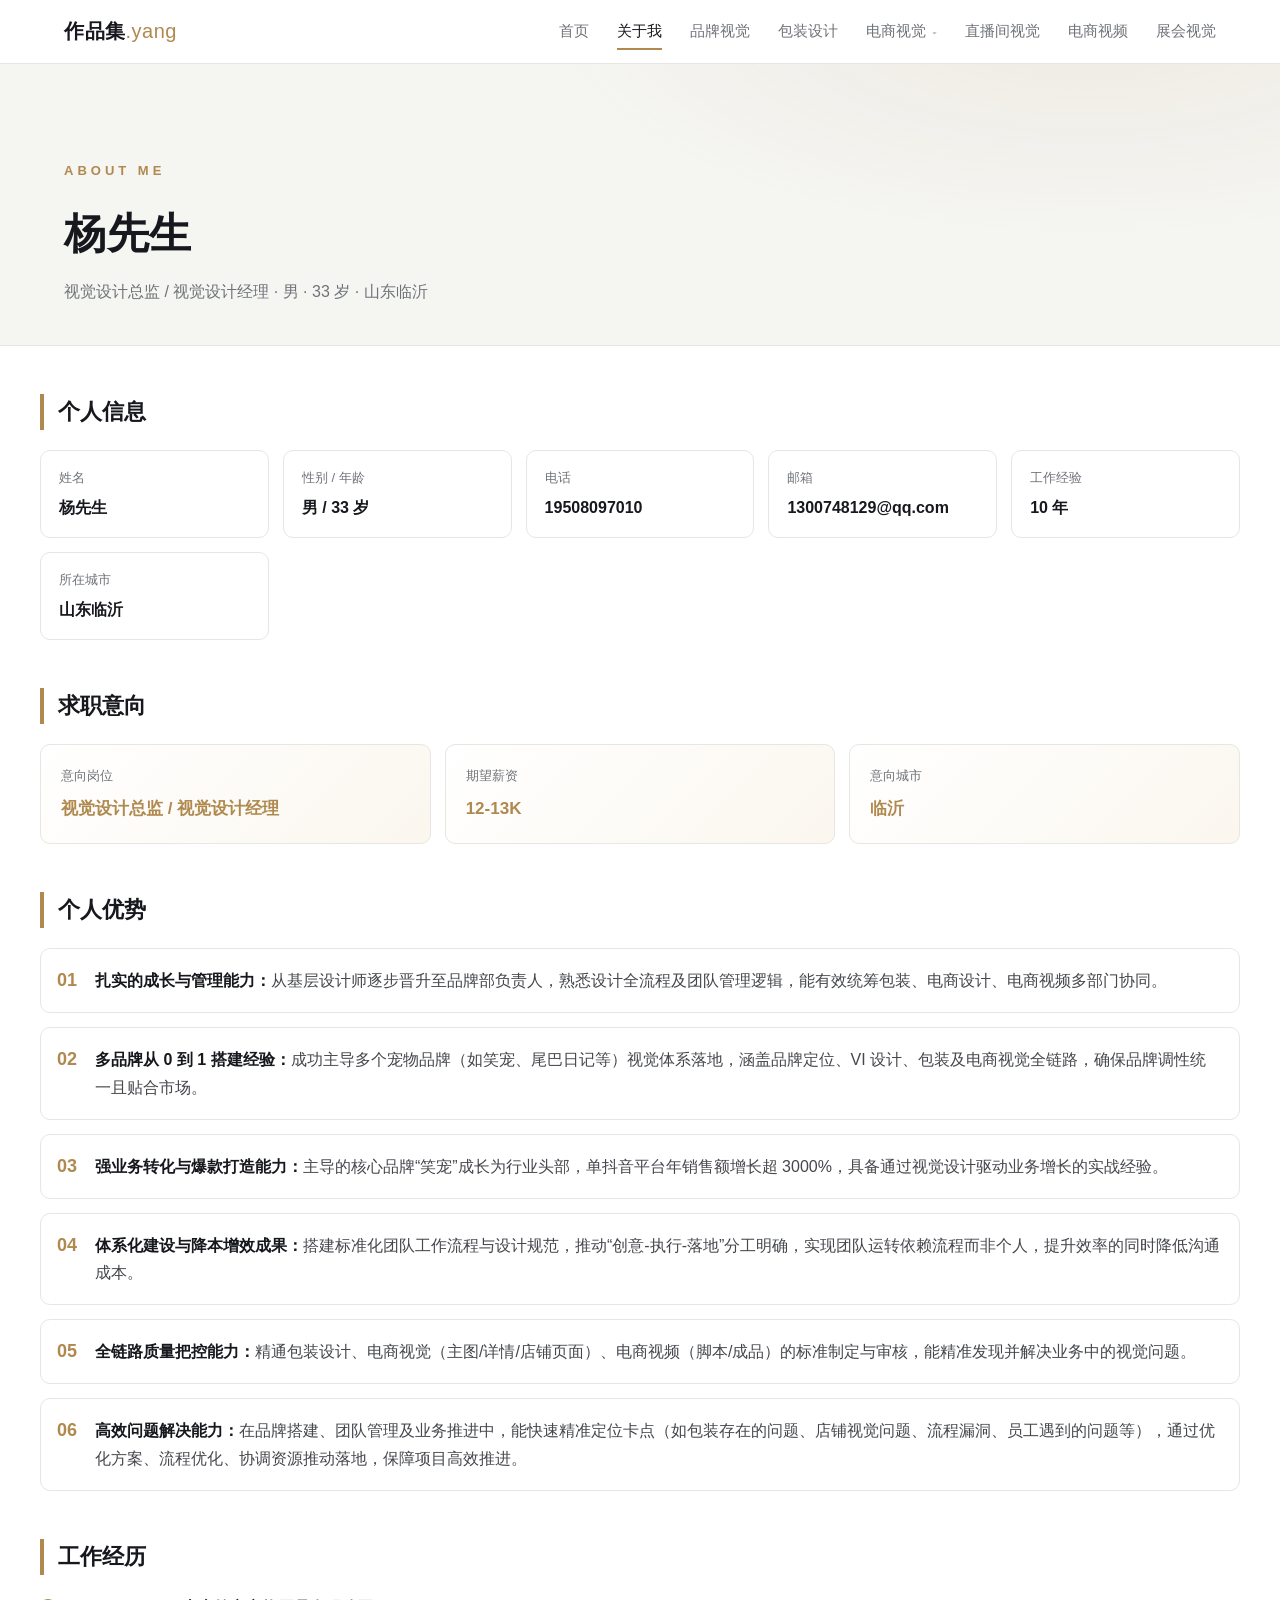
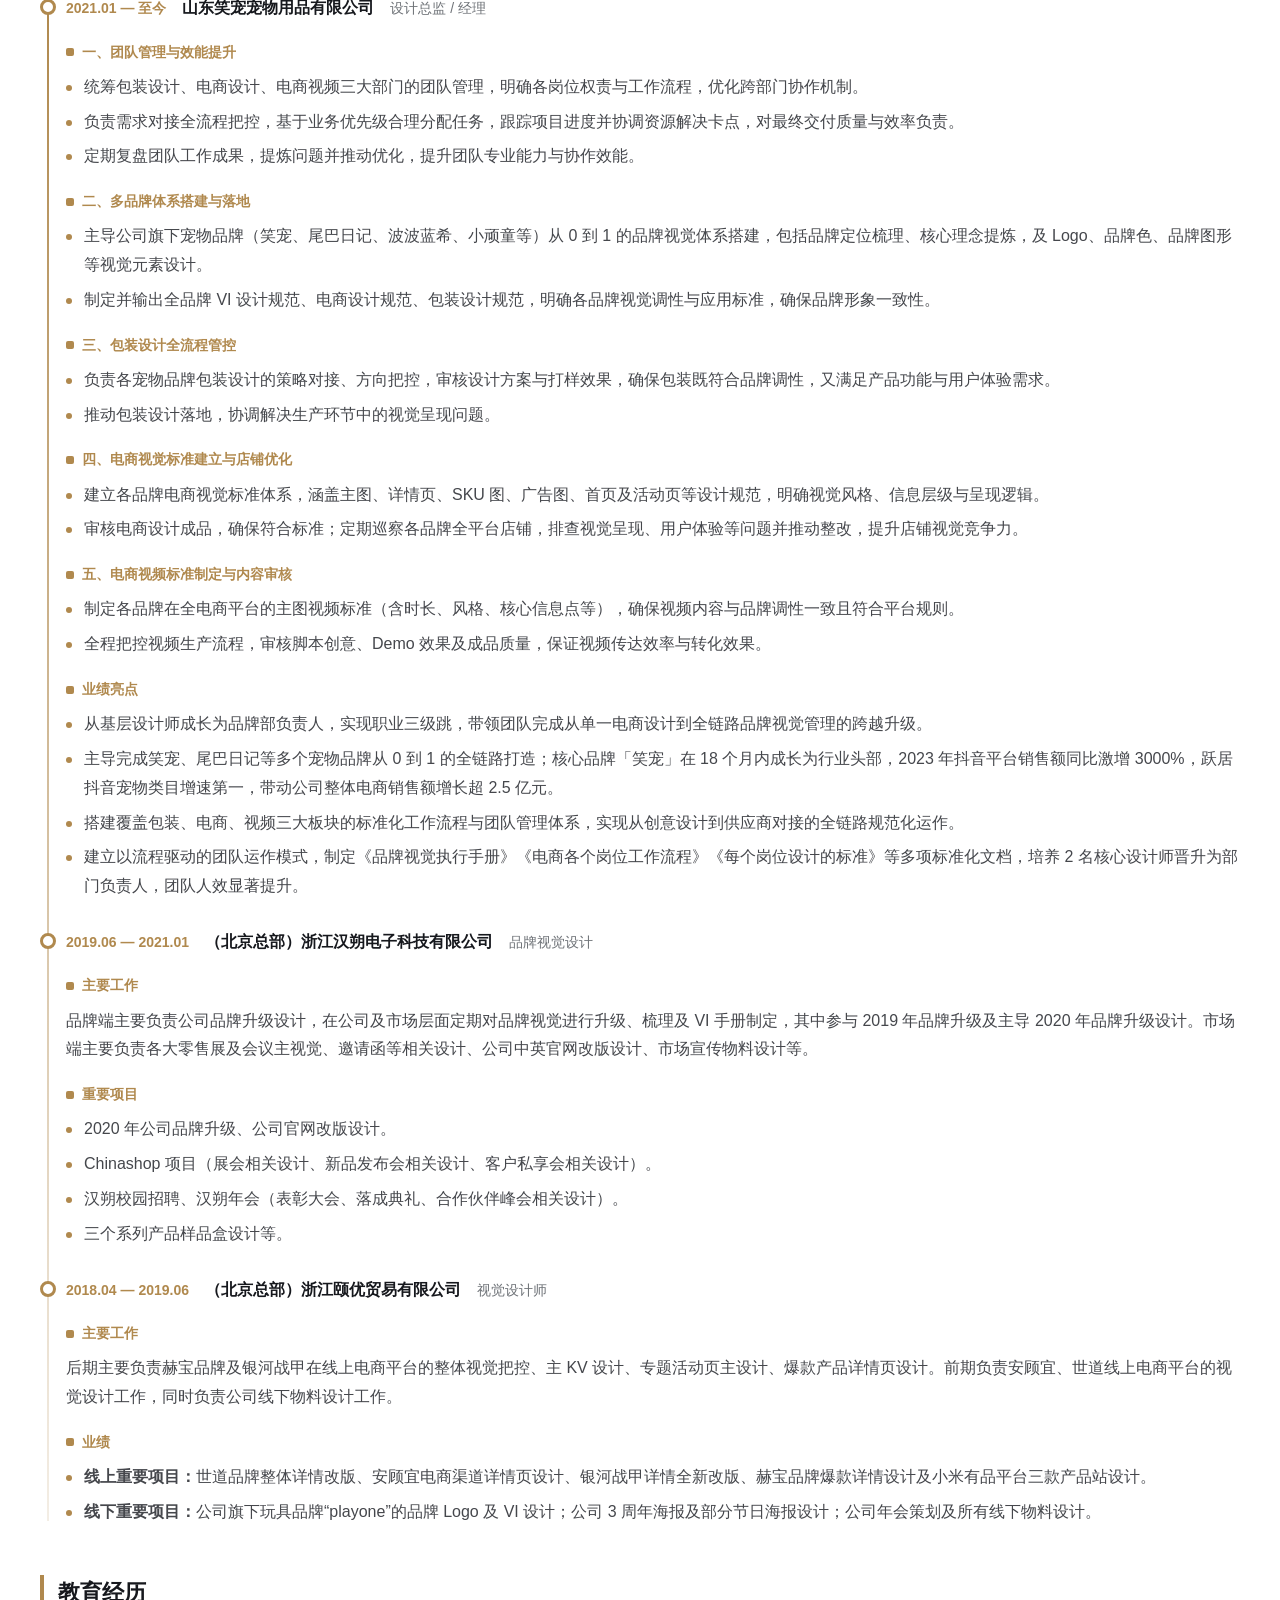
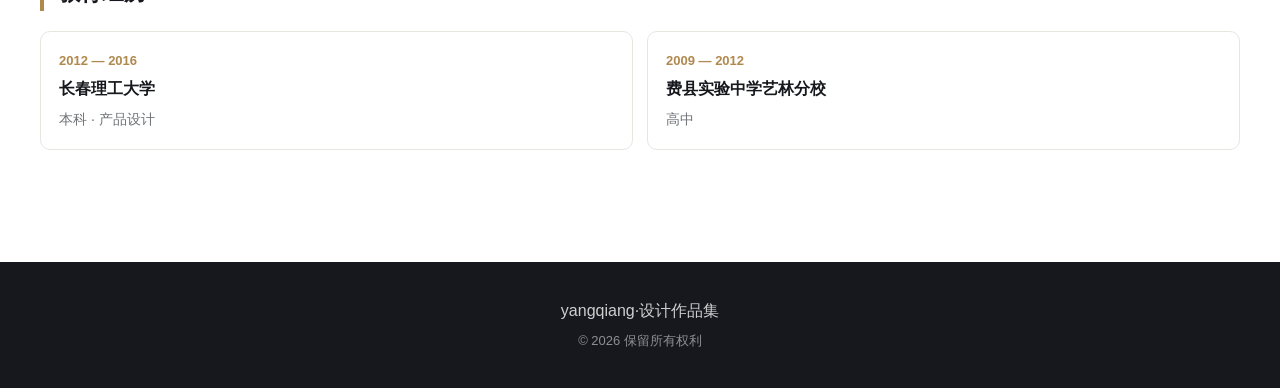
<file: about.html>
<!DOCTYPE html>
<html lang="zh-CN">
<head>
  <meta charset="UTF-8" />
  <meta name="viewport" content="width=device-width, initial-scale=1.0" />
  <title>关于我 · yang的设计作品集</title>
  <meta name="description" content="杨先生 · 视觉设计总监/经理 · 个人信息、求职意向、个人优势、工作经历与教育背景" />
  <link rel="stylesheet" href="css/style.css" />
  <style>
    .edit-toolbar{ display:none; position:fixed; right:18px; bottom:18px; z-index:1000; gap:10px; }
    .edit-toolbar button{ border:none; border-radius:50px; padding:12px 22px; font-size:14px; cursor:pointer; box-shadow:0 6px 20px rgba(0,0,0,.18); }
    .btn-edit{ background:var(--accent); color:#fff; }
    .btn-save{ background:#2a9d8f; color:#fff; }
    .btn-cancel{ background:#e9e9e9; color:#333; }
    body.editing .edit-toolbar{ display:flex; }
    body.editing .editable{ outline:2px dashed var(--accent); outline-offset:4px; border-radius:4px; cursor:text; }
    body.editing .editable:hover{ outline-color:#2a9d8f; }
    .edit-badge{ display:none; position:fixed; left:18px; bottom:18px; background:#16181d; color:#fff; padding:10px 16px; border-radius:50px; font-size:13px; z-index:1000; }
    body.editing .edit-badge{ display:block; }
  </style>
</head>
<body>

  <!-- 微信/QQ/百度等 APP 内置浏览器提示 -->
  <div class="app-browser-hint" id="appBrowserHint" style="display:none;">
    <div class="abh-inner">
      <span class="abh-icon">⚠️</span>
      <span class="abh-text">你在微信/APP 内置浏览器中，可能拦截页面或无法播放视频。<b>复制链接后用手机浏览器打开</b>体验最佳。</span>
      <button type="button" class="abh-copy" id="abhCopy">复制链接</button>
      <button type="button" class="abh-close" aria-label="关闭提示" id="abhClose">×</button>
    </div>
    <div class="abh-toast" id="abhToast">已复制，去浏览器粘贴打开 ✓</div>
  </div>

  <!-- 编辑入口：仅管理员可见 -->
  <div class="edit-toolbar" id="editToolbar">
    <button type="button" class="btn-edit" id="btnEdit">编辑本页</button>
    <button type="button" class="btn-save" id="btnSave" style="display:none">保存修改</button>
    <button type="button" class="btn-cancel" id="btnCancel" style="display:none">取消</button>
  </div>
  <div class="edit-badge" id="editBadge">管理模式 · 点击文字即可编辑</div>

  <!-- ============ 导航栏 ============ -->
  <header class="nav" id="nav">
    <div class="nav-inner container">
      <a class="brand" href="index.html">作品集<span>.yang</span></a>
      <button type="button" class="nav-toggle" id="navToggle" aria-label="展开菜单" aria-expanded="false">
        <span></span><span></span><span></span>
      </button>
      <nav class="nav-links" id="navLinks">
        <a href="index.html#home">首页</a>
        <a href="about.html" class="active">关于我</a>
        <a href="index.html#brand">品牌视觉</a>
        <a href="index.html#packaging">包装设计</a>
        <div class="nav-drop">
          <a href="index.html#detail" class="drop-parent">电商视觉 <span class="drop-caret">▾</span></a>
          <div class="drop-menu">
            <a href="index.html#detail">电商详情</a>
            <a href="index.html#mainvisual">电商主图</a>
            <a href="index.html#poster">活动海报</a>
          </div>
        </div>
        <a href="index.html#live">直播间视觉</a>
        <a href="index.html#video">电商视频</a>
        <a href="index.html#exhibition">展会视觉</a>
      </nav>
    </div>
  </header>

  <main>
    <!-- ============ 页面头 ============ -->
    <section class="about-hero">
      <div class="container">
        <p class="kicker editable" data-key="about_kicker">ABOUT ME</p>
        <h1 class="about-h1 editable" data-key="about_title">杨先生</h1>
        <p class="about-sub editable" data-key="about_subtitle">视觉设计总监 / 视觉设计经理 · 男 · 33 岁 · 山东临沂</p>
      </div>
    </section>

    <div class="container about-page" id="aboutPage">

      <!-- 个人信息 -->
      <section class="about-block">
        <h2 class="about-block-title editable" data-key="info_title">个人信息</h2>
        <div class="info-grid">
          <div class="info-card"><span class="info-key">姓名</span><span class="info-val editable" data-key="info_name">杨先生</span></div>
          <div class="info-card"><span class="info-key">性别 / 年龄</span><span class="info-val editable" data-key="info_gender_age">男 / 33 岁</span></div>
          <div class="info-card"><span class="info-key">电话</span><span class="info-val editable" data-key="info_phone">19508097010</span></div>
          <div class="info-card"><span class="info-key">邮箱</span><span class="info-val editable" data-key="info_email">1300748129@qq.com</span></div>
          <div class="info-card"><span class="info-key">工作经验</span><span class="info-val editable" data-key="info_exp">10 年</span></div>
          <div class="info-card"><span class="info-key">所在城市</span><span class="info-val editable" data-key="info_city">山东临沂</span></div>
        </div>
      </section>

      <!-- 求职意向 -->
      <section class="about-block">
        <h2 class="about-block-title editable" data-key="intent_title">求职意向</h2>
        <div class="intent-grid">
          <div class="intent-card">
            <span class="intent-key editable" data-key="intent_key_1">意向岗位</span>
            <span class="intent-val editable" data-key="intent_val_1">视觉设计总监 / 视觉设计经理</span>
          </div>
          <div class="intent-card">
            <span class="intent-key editable" data-key="intent_key_2">期望薪资</span>
            <span class="intent-val editable" data-key="intent_val_2">12-13K</span>
          </div>
          <div class="intent-card">
            <span class="intent-key editable" data-key="intent_key_3">意向城市</span>
            <span class="intent-val editable" data-key="intent_val_3">临沂</span>
          </div>
        </div>
      </section>

      <!-- 个人优势 -->
      <section class="about-block">
        <h2 class="about-block-title editable" data-key="strength_title">个人优势</h2>
        <ol class="strength-list editable" data-key="strength_list">
          <li><strong>扎实的成长与管理能力：</strong>从基层设计师逐步晋升至品牌部负责人，熟悉设计全流程及团队管理逻辑，能有效统筹包装、电商设计、电商视频多部门协同。</li>
          <li><strong>多品牌从 0 到 1 搭建经验：</strong>成功主导多个宠物品牌（如笑宠、尾巴日记等）视觉体系落地，涵盖品牌定位、VI 设计、包装及电商视觉全链路，确保品牌调性统一且贴合市场。</li>
          <li><strong>强业务转化与爆款打造能力：</strong>主导的核心品牌“笑宠”成长为行业头部，单抖音平台年销售额增长超 3000%，具备通过视觉设计驱动业务增长的实战经验。</li>
          <li><strong>体系化建设与降本增效成果：</strong>搭建标准化团队工作流程与设计规范，推动“创意-执行-落地”分工明确，实现团队运转依赖流程而非个人，提升效率的同时降低沟通成本。</li>
          <li><strong>全链路质量把控能力：</strong>精通包装设计、电商视觉（主图/详情/店铺页面）、电商视频（脚本/成品）的标准制定与审核，能精准发现并解决业务中的视觉问题。</li>
          <li><strong>高效问题解决能力：</strong>在品牌搭建、团队管理及业务推进中，能快速精准定位卡点（如包装存在的问题、店铺视觉问题、流程漏洞、员工遇到的问题等），通过优化方案、流程优化、协调资源推动落地，保障项目高效推进。</li>
        </ol>
      </section>

      <!-- 工作经历 -->
      <section class="about-block">
        <h2 class="about-block-title editable" data-key="work_title">工作经历</h2>
        <div class="timeline">

          <div class="tl-item">
            <div class="tl-dot"></div>
            <div class="tl-head">
              <span class="tl-date editable" data-key="w1_date">2021.01 — 至今</span>
              <span class="tl-org editable" data-key="w1_org">山东笑宠宠物用品有限公司</span>
              <span class="tl-role editable" data-key="w1_role">设计总监 / 经理</span>
            </div>
            <div class="tl-body editable" data-key="w1_body">
              <h4>一、团队管理与效能提升</h4>
              <ul>
                <li>统筹包装设计、电商设计、电商视频三大部门的团队管理，明确各岗位权责与工作流程，优化跨部门协作机制。</li>
                <li>负责需求对接全流程把控，基于业务优先级合理分配任务，跟踪项目进度并协调资源解决卡点，对最终交付质量与效率负责。</li>
                <li>定期复盘团队工作成果，提炼问题并推动优化，提升团队专业能力与协作效能。</li>
              </ul>
              <h4>二、多品牌体系搭建与落地</h4>
              <ul>
                <li>主导公司旗下宠物品牌（笑宠、尾巴日记、波波蓝希、小顽童等）从 0 到 1 的品牌视觉体系搭建，包括品牌定位梳理、核心理念提炼，及 Logo、品牌色、品牌图形等视觉元素设计。</li>
                <li>制定并输出全品牌 VI 设计规范、电商设计规范、包装设计规范，明确各品牌视觉调性与应用标准，确保品牌形象一致性。</li>
              </ul>
              <h4>三、包装设计全流程管控</h4>
              <ul>
                <li>负责各宠物品牌包装设计的策略对接、方向把控，审核设计方案与打样效果，确保包装既符合品牌调性，又满足产品功能与用户体验需求。</li>
                <li>推动包装设计落地，协调解决生产环节中的视觉呈现问题。</li>
              </ul>
              <h4>四、电商视觉标准建立与店铺优化</h4>
              <ul>
                <li>建立各品牌电商视觉标准体系，涵盖主图、详情页、SKU 图、广告图、首页及活动页等设计规范，明确视觉风格、信息层级与呈现逻辑。</li>
                <li>审核电商设计成品，确保符合标准；定期巡察各品牌全平台店铺，排查视觉呈现、用户体验等问题并推动整改，提升店铺视觉竞争力。</li>
              </ul>
              <h4>五、电商视频标准制定与内容审核</h4>
              <ul>
                <li>制定各品牌在全电商平台的主图视频标准（含时长、风格、核心信息点等），确保视频内容与品牌调性一致且符合平台规则。</li>
                <li>全程把控视频生产流程，审核脚本创意、Demo 效果及成品质量，保证视频传达效率与转化效果。</li>
              </ul>
              <h4>业绩亮点</h4>
              <ul>
                <li>从基层设计师成长为品牌部负责人，实现职业三级跳，带领团队完成从单一电商设计到全链路品牌视觉管理的跨越升级。</li>
                <li>主导完成笑宠、尾巴日记等多个宠物品牌从 0 到 1 的全链路打造；核心品牌「笑宠」在 18 个月内成长为行业头部，2023 年抖音平台销售额同比激增 3000%，跃居抖音宠物类目增速第一，带动公司整体电商销售额增长超 2.5 亿元。</li>
                <li>搭建覆盖包装、电商、视频三大板块的标准化工作流程与团队管理体系，实现从创意设计到供应商对接的全链路规范化运作。</li>
                <li>建立以流程驱动的团队运作模式，制定《品牌视觉执行手册》《电商各个岗位工作流程》《每个岗位设计的标准》等多项标准化文档，培养 2 名核心设计师晋升为部门负责人，团队人效显著提升。</li>
              </ul>
            </div>
          </div>

          <div class="tl-item">
            <div class="tl-dot"></div>
            <div class="tl-head">
              <span class="tl-date editable" data-key="w2_date">2019.06 — 2021.01</span>
              <span class="tl-org editable" data-key="w2_org">（北京总部）浙江汉朔电子科技有限公司</span>
              <span class="tl-role editable" data-key="w2_role">品牌视觉设计</span>
            </div>
            <div class="tl-body editable" data-key="w2_body">
              <h4>主要工作</h4>
              <p>品牌端主要负责公司品牌升级设计，在公司及市场层面定期对品牌视觉进行升级、梳理及 VI 手册制定，其中参与 2019 年品牌升级及主导 2020 年品牌升级设计。市场端主要负责各大零售展及会议主视觉、邀请函等相关设计、公司中英官网改版设计、市场宣传物料设计等。</p>
              <h4>重要项目</h4>
              <ul>
                <li>2020 年公司品牌升级、公司官网改版设计。</li>
                <li>Chinashop 项目（展会相关设计、新品发布会相关设计、客户私享会相关设计）。</li>
                <li>汉朔校园招聘、汉朔年会（表彰大会、落成典礼、合作伙伴峰会相关设计）。</li>
                <li>三个系列产品样品盒设计等。</li>
              </ul>
            </div>
          </div>

          <div class="tl-item">
            <div class="tl-dot"></div>
            <div class="tl-head">
              <span class="tl-date editable" data-key="w3_date">2018.04 — 2019.06</span>
              <span class="tl-org editable" data-key="w3_org">（北京总部）浙江颐优贸易有限公司</span>
              <span class="tl-role editable" data-key="w3_role">视觉设计师</span>
            </div>
            <div class="tl-body editable" data-key="w3_body">
              <h4>主要工作</h4>
              <p>后期主要负责赫宝品牌及银河战甲在线上电商平台的整体视觉把控、主 KV 设计、专题活动页主设计、爆款产品详情页设计。前期负责安顾宜、世道线上电商平台的视觉设计工作，同时负责公司线下物料设计工作。</p>
              <h4>业绩</h4>
              <ul>
                <li><strong>线上重要项目：</strong>世道品牌整体详情改版、安顾宜电商渠道详情页设计、银河战甲详情全新改版、赫宝品牌爆款详情设计及小米有品平台三款产品站设计。</li>
                <li><strong>线下重要项目：</strong>公司旗下玩具品牌“playone”的品牌 Logo 及 VI 设计；公司 3 周年海报及部分节日海报设计；公司年会策划及所有线下物料设计。</li>
              </ul>
            </div>
          </div>

        </div>
      </section>

      <!-- 教育经历 -->
      <section class="about-block">
        <h2 class="about-block-title editable" data-key="edu_title">教育经历</h2>
        <div class="edu-grid editable" data-key="edu_list">
          <div class="edu-card">
            <span class="edu-date">2012 — 2016</span>
            <span class="edu-school">长春理工大学</span>
            <span class="edu-major">本科 · 产品设计</span>
          </div>
          <div class="edu-card">
            <span class="edu-date">2009 — 2012</span>
            <span class="edu-school">费县实验中学艺林分校</span>
            <span class="edu-major">高中</span>
          </div>
        </div>
      </section>

    </div>
  </main>

  <footer class="footer">
    <div class="container">
      <p class="editable" data-key="footer_line">yangqiang·设计作品集</p>
      <p class="footer-sub">© <span id="year"></span> 保留所有权利</p>
    </div>
  </footer>

  <script src="js/admin_shared.js"></script>
  <script>
  (function () {
    "use strict";
    document.getElementById("year").textContent = new Date().getFullYear();

    var API = window.__adminAPI || "";
    var TOKEN = null;
    var editing = false;
    var toolbar = document.getElementById("editToolbar");
    var badge = document.getElementById("editBadge");
    var btnEdit = document.getElementById("btnEdit");
    var btnSave = document.getElementById("btnSave");
    var btnCancel = document.getElementById("btnCancel");
    var editables = Array.prototype.slice.call(document.querySelectorAll(".editable"));

    function getToken() {
      var m = location.search.match(/[?&]token=([^&]+)/);
      return m ? decodeURIComponent(m[1]) : localStorage.getItem("adminToken");
    }
    function setEditState(on) {
      editing = on;
      document.body.classList.toggle("editing", on);
      btnEdit.style.display = on ? "none" : "";
      btnSave.style.display = on ? "" : "none";
      btnCancel.style.display = on ? "" : "none";
      editables.forEach(function (el) { el.setAttribute("contenteditable", on ? "true" : "false"); });
      badge.textContent = on ? "管理模式 · 点击文字即可编辑，改完点保存" : "管理模式 · 点击文字即可编辑";
    }

    // 验证 token
    var rawToken = getToken();
    if (rawToken) {
      fetch(API + "/api/check_token", {
        method: "POST",
        headers: {"Content-Type": "application/json"},
        body: JSON.stringify({token: rawToken})
      }).then(function (r) {
        if (r.ok) return r.json();
        throw new Error("bad token");
      }).then(function (res) {
        if (res.ok) {
          TOKEN = rawToken;
          localStorage.setItem("adminToken", TOKEN);
          toolbar.style.display = "flex";
        }
      }).catch(function () {
        localStorage.removeItem("adminToken");
      });
    }

    btnEdit.addEventListener("click", function () { setEditState(true); });
    btnCancel.addEventListener("click", function () {
      if (confirm("取消后未保存的修改将丢失，确定取消？")) location.reload();
    });
    btnSave.addEventListener("click", function () {
      if (!TOKEN) { alert("未登录或无权限"); return; }
      // 生成干净的 HTML 副本
      var clone = document.documentElement.cloneNode(true);
      var tb = clone.querySelector(".edit-toolbar");
      if (tb) tb.remove();
      var bd = clone.querySelector(".edit-badge");
      if (bd) bd.remove();
      clone.querySelectorAll(".editable").forEach(function (el) {
        el.removeAttribute("contenteditable");
        el.classList.remove("editable");
      });
      var html = clone.outerHTML;
      fetch(API + "/api/save_about", {
        method: "POST",
        headers: {
          "Content-Type": "application/json",
          "X-Admin-Token": TOKEN
        },
        body: JSON.stringify({html: html})
      }).then(function (r) { return r.json(); }).then(function (res) {
        if (res.ok) { alert("保存成功"); setEditState(false); location.reload(); }
        else alert("保存失败：" + (res.error || "未知错误"));
      }).catch(function (e) { alert("保存失败：" + e.message); });
    });
  })();
  </script>
</body>
</html>
</file>
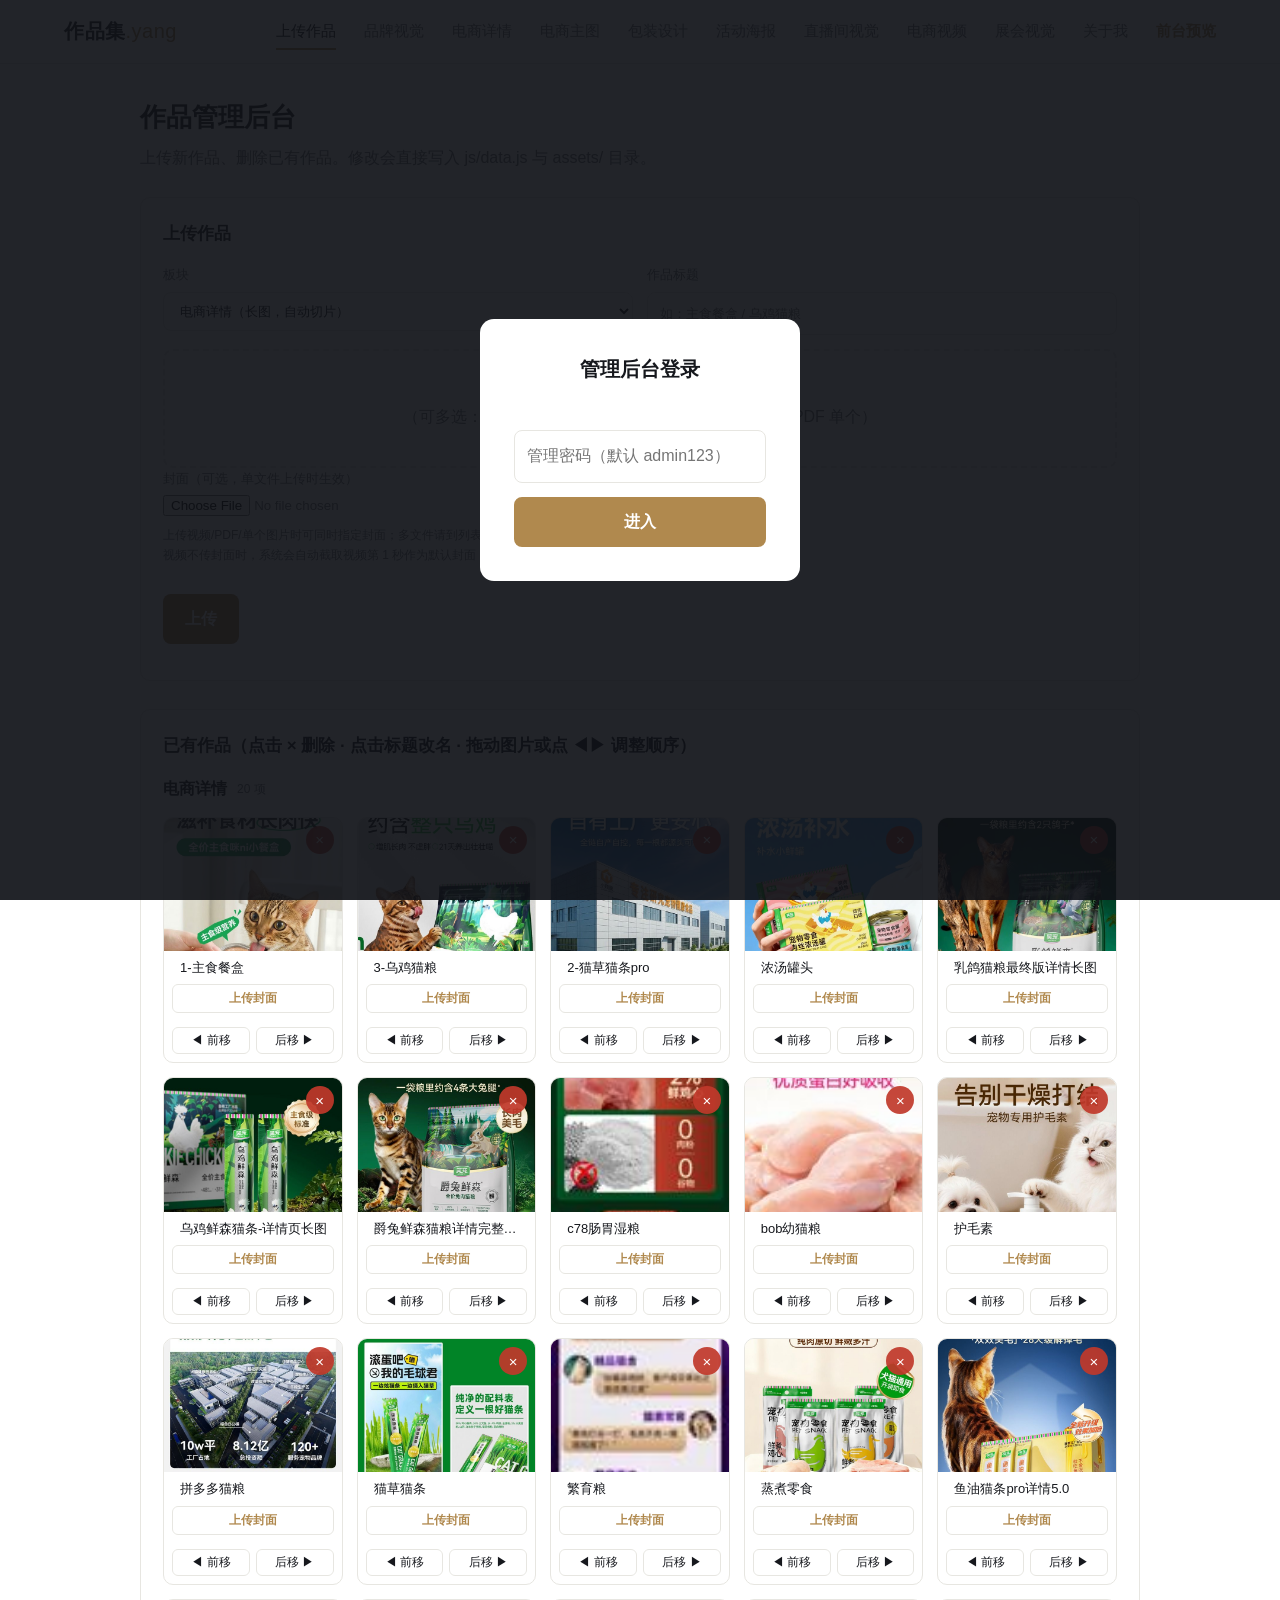
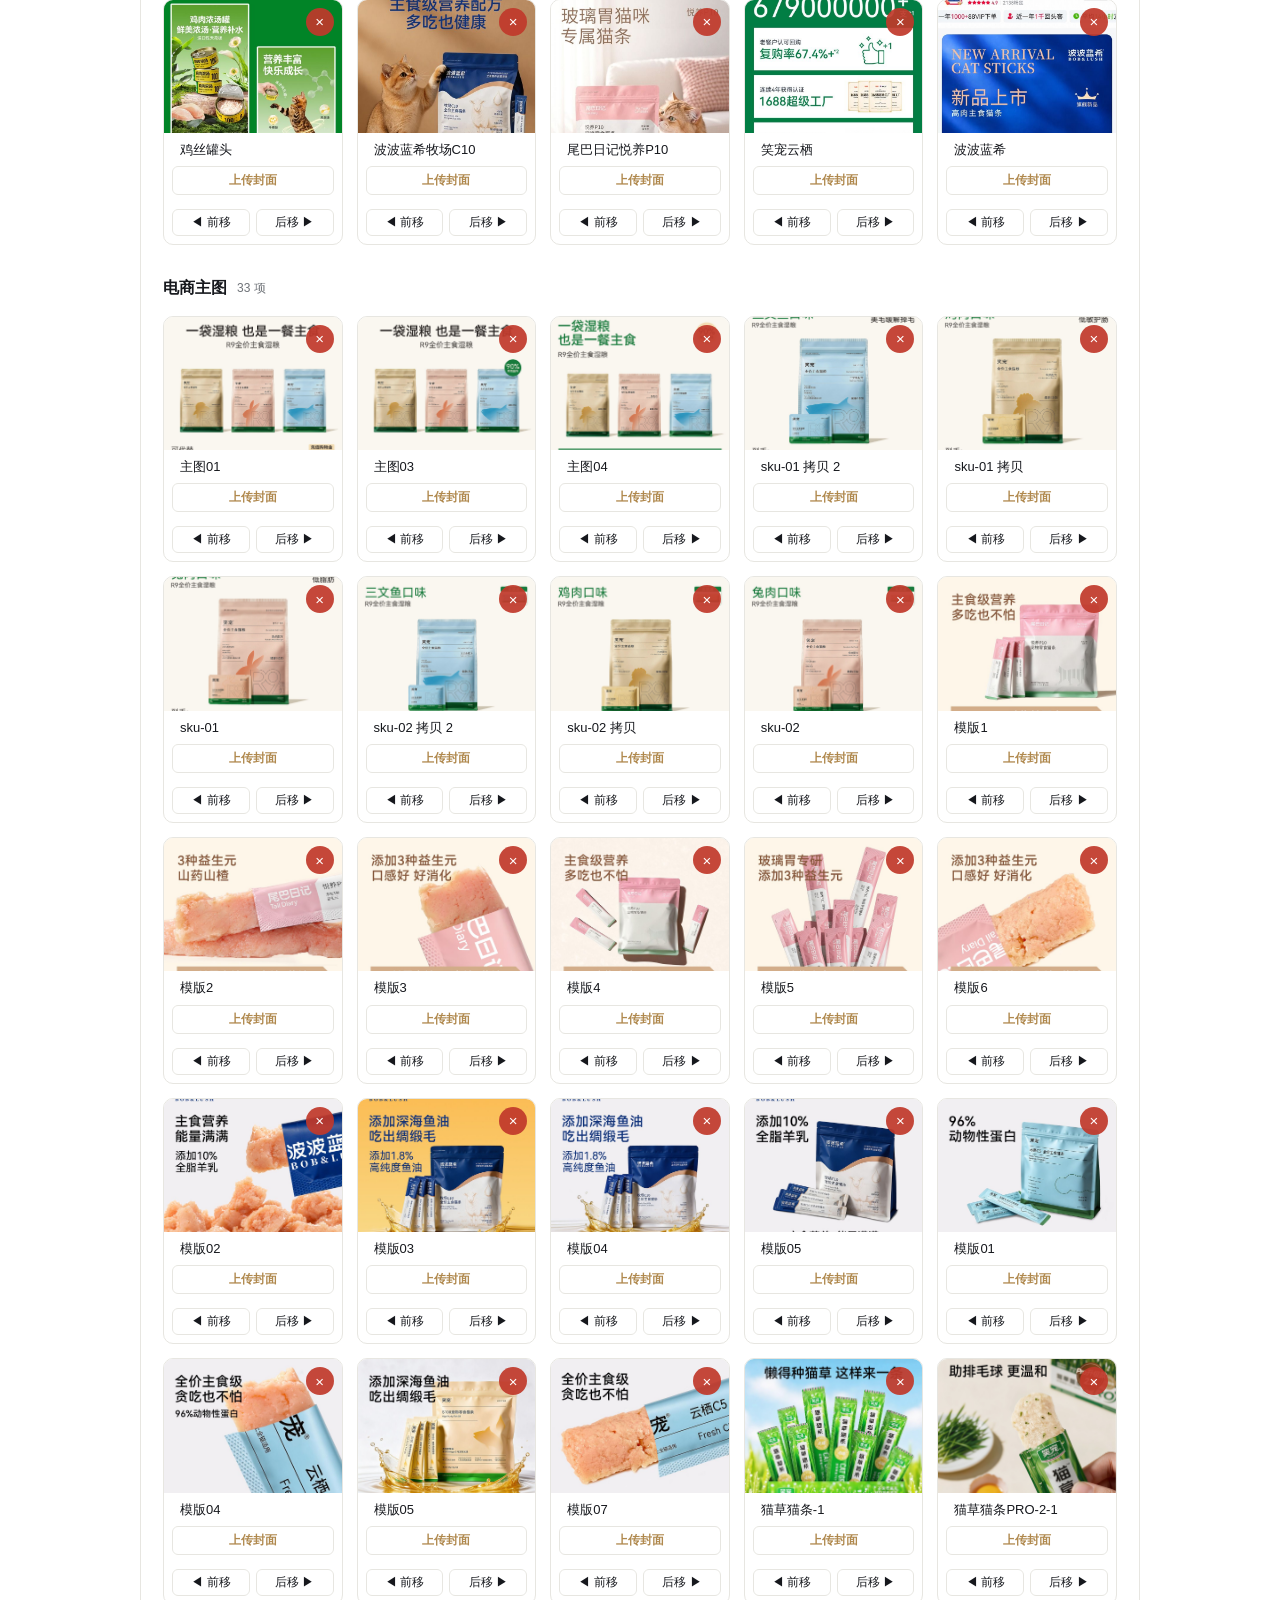
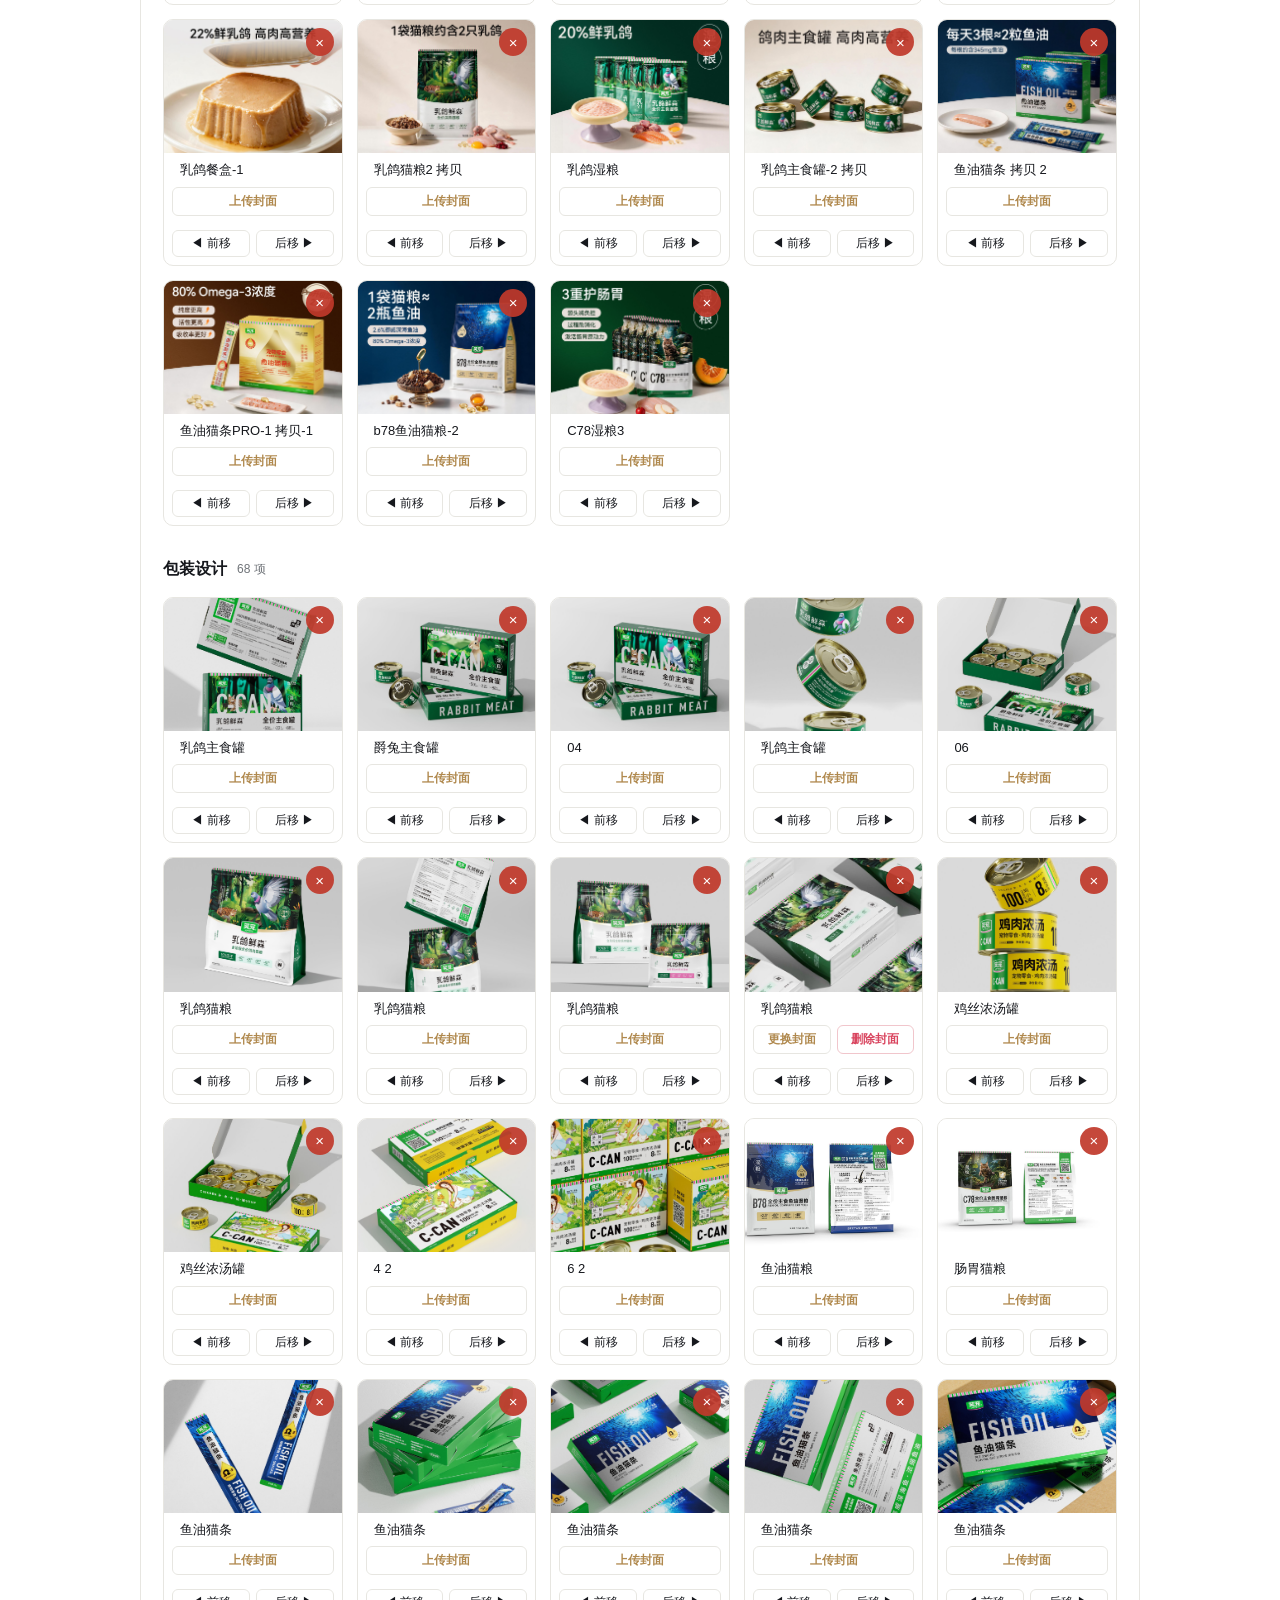
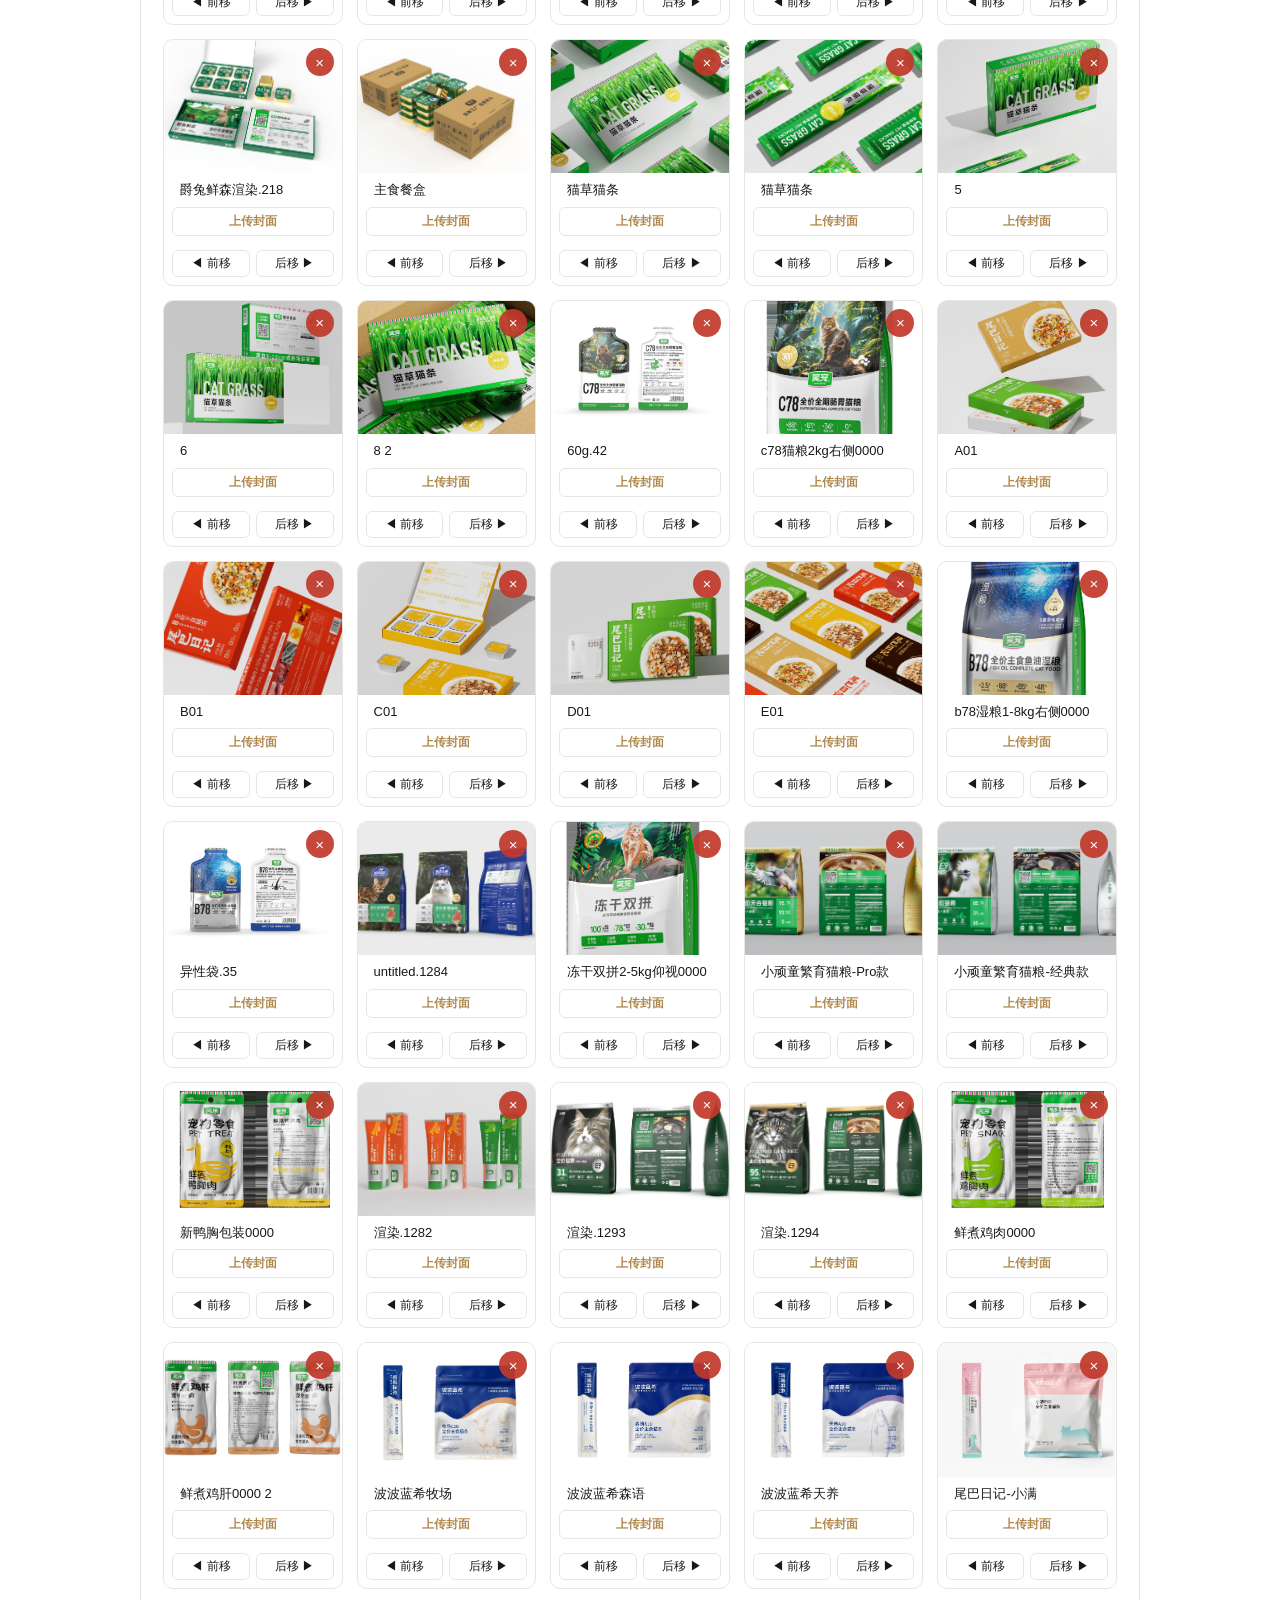
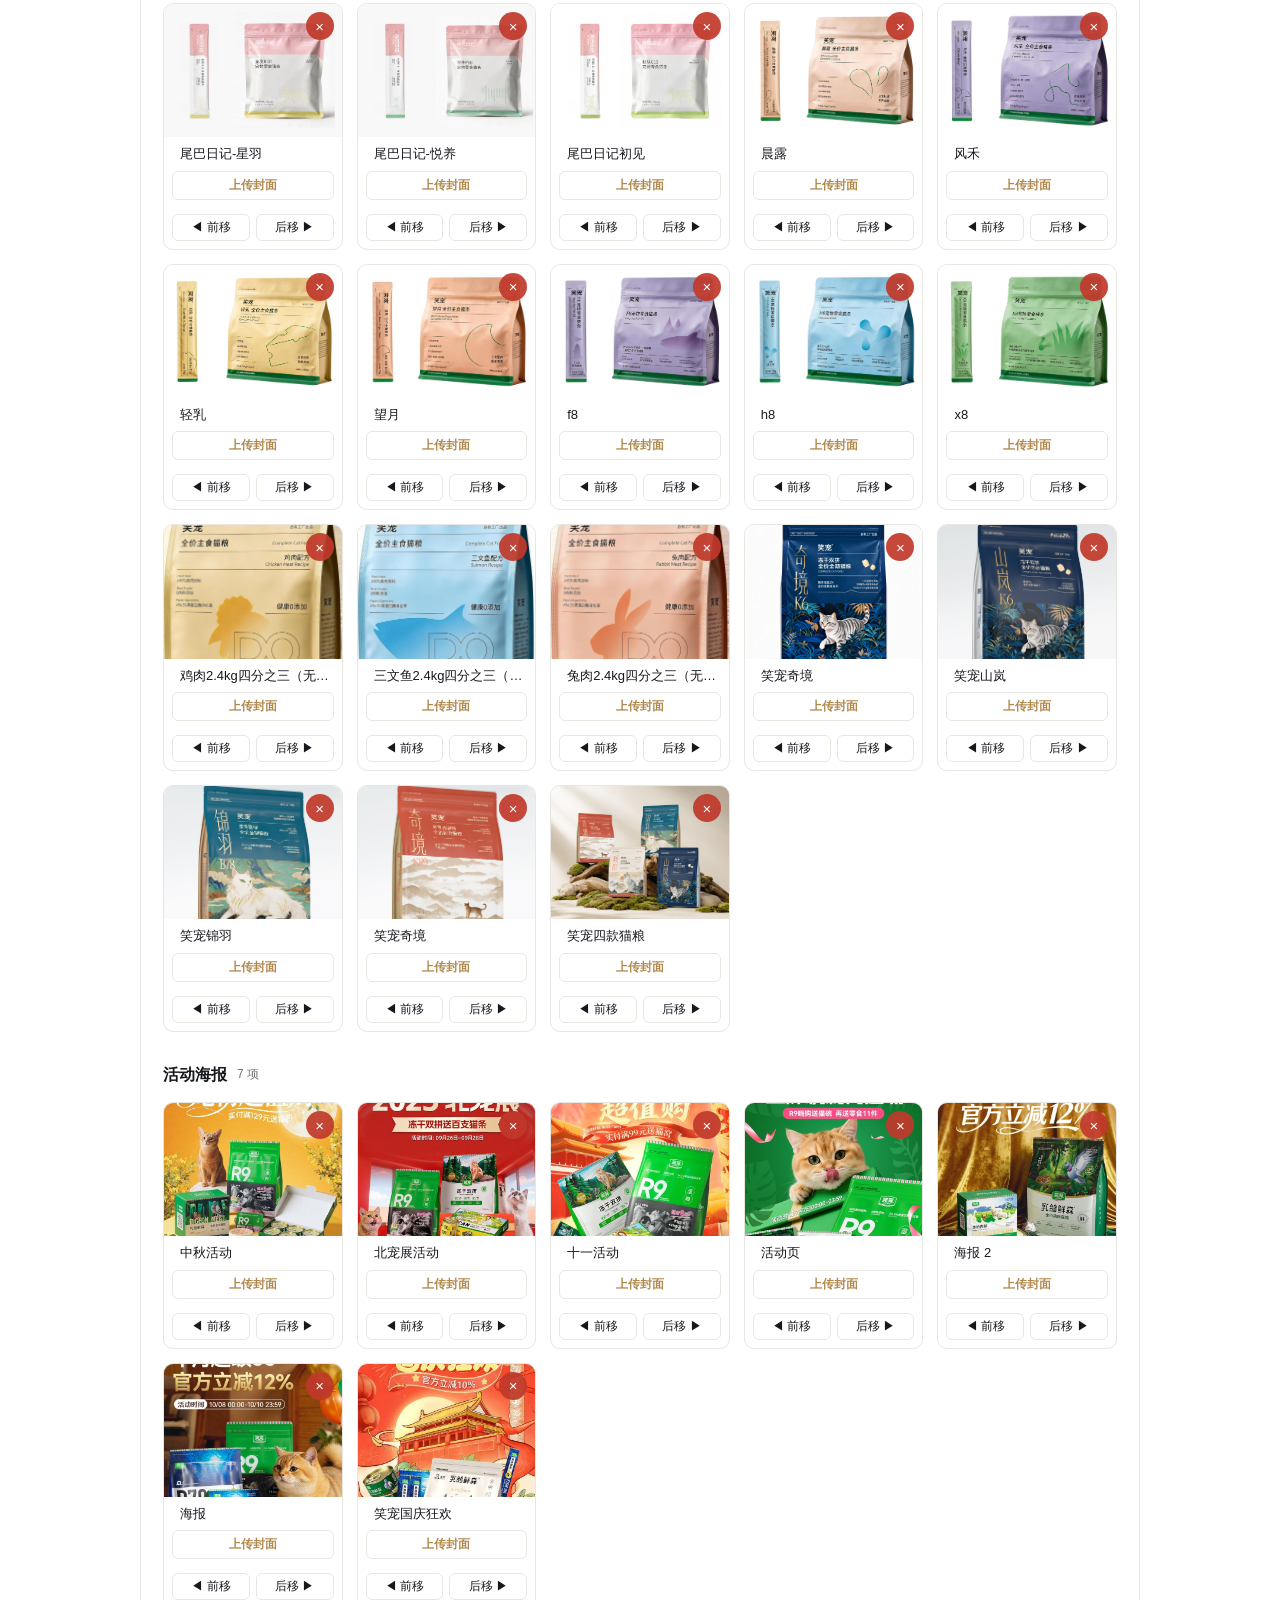
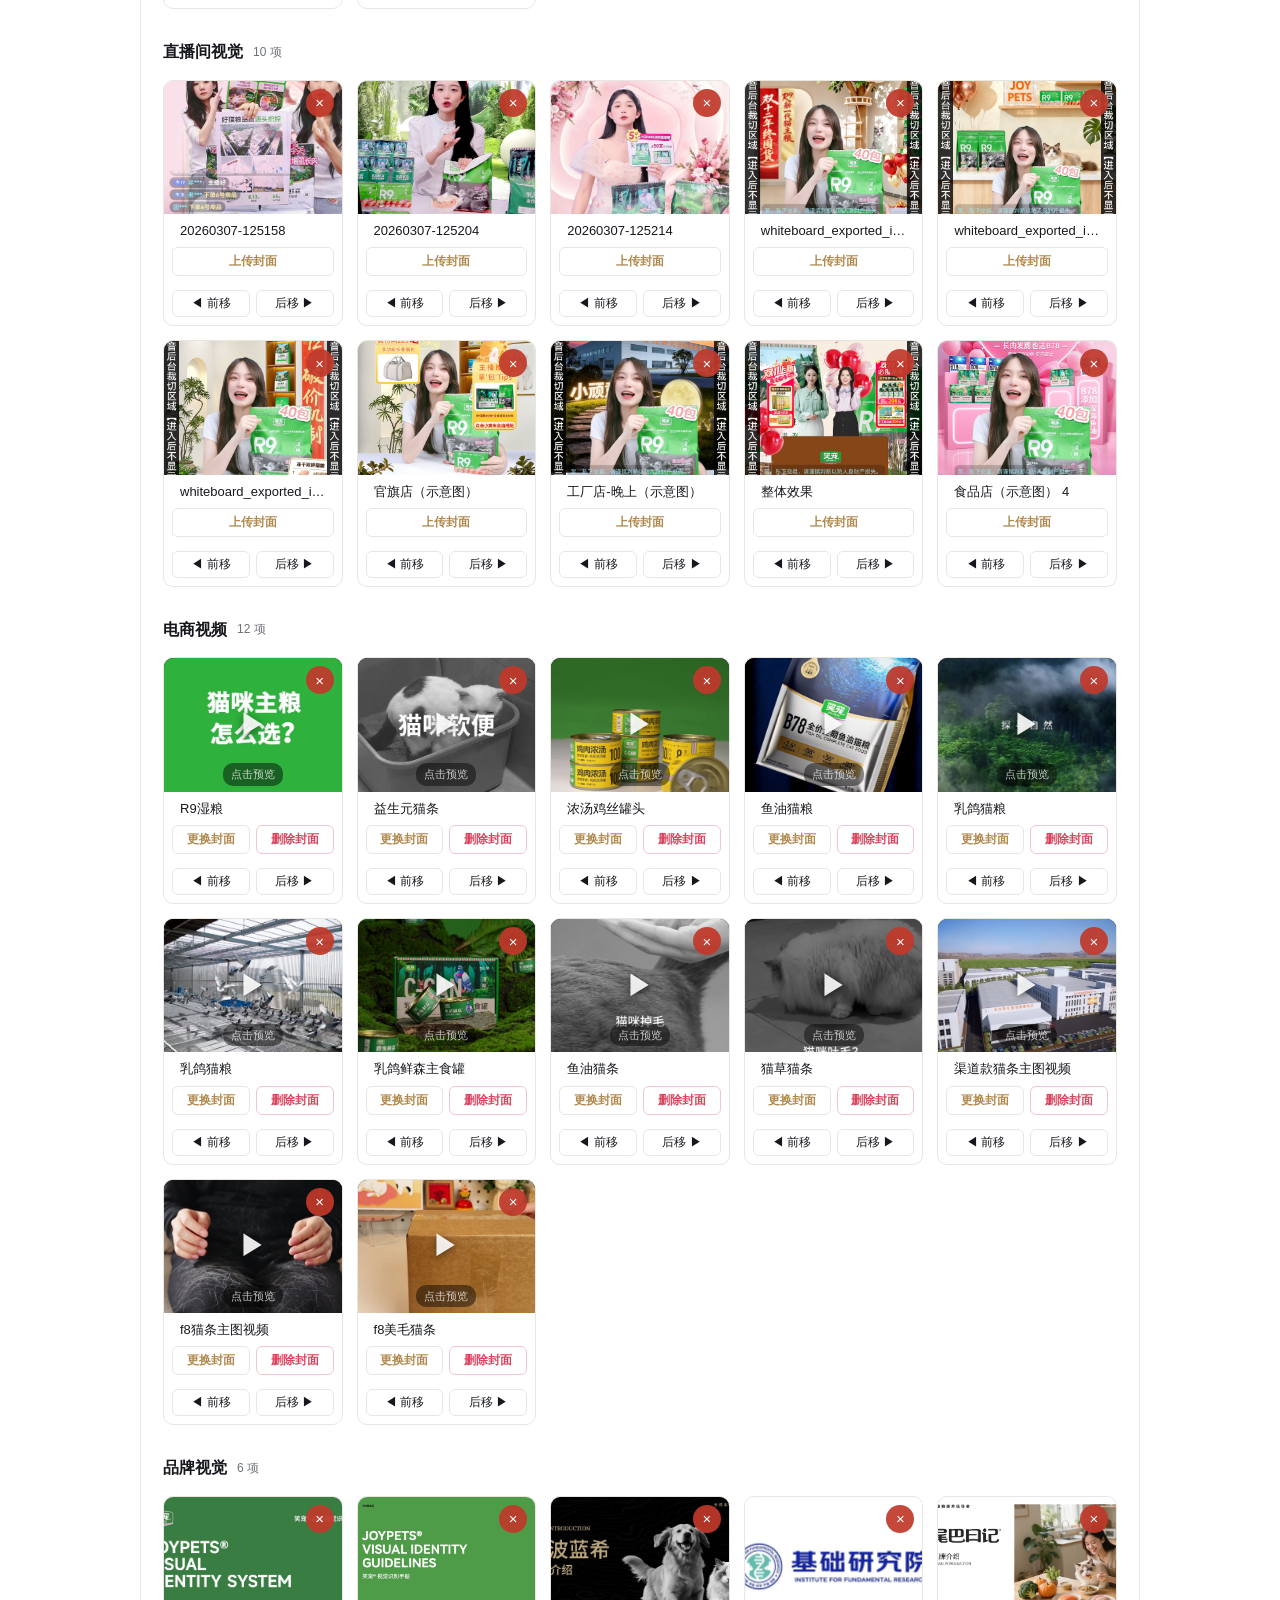
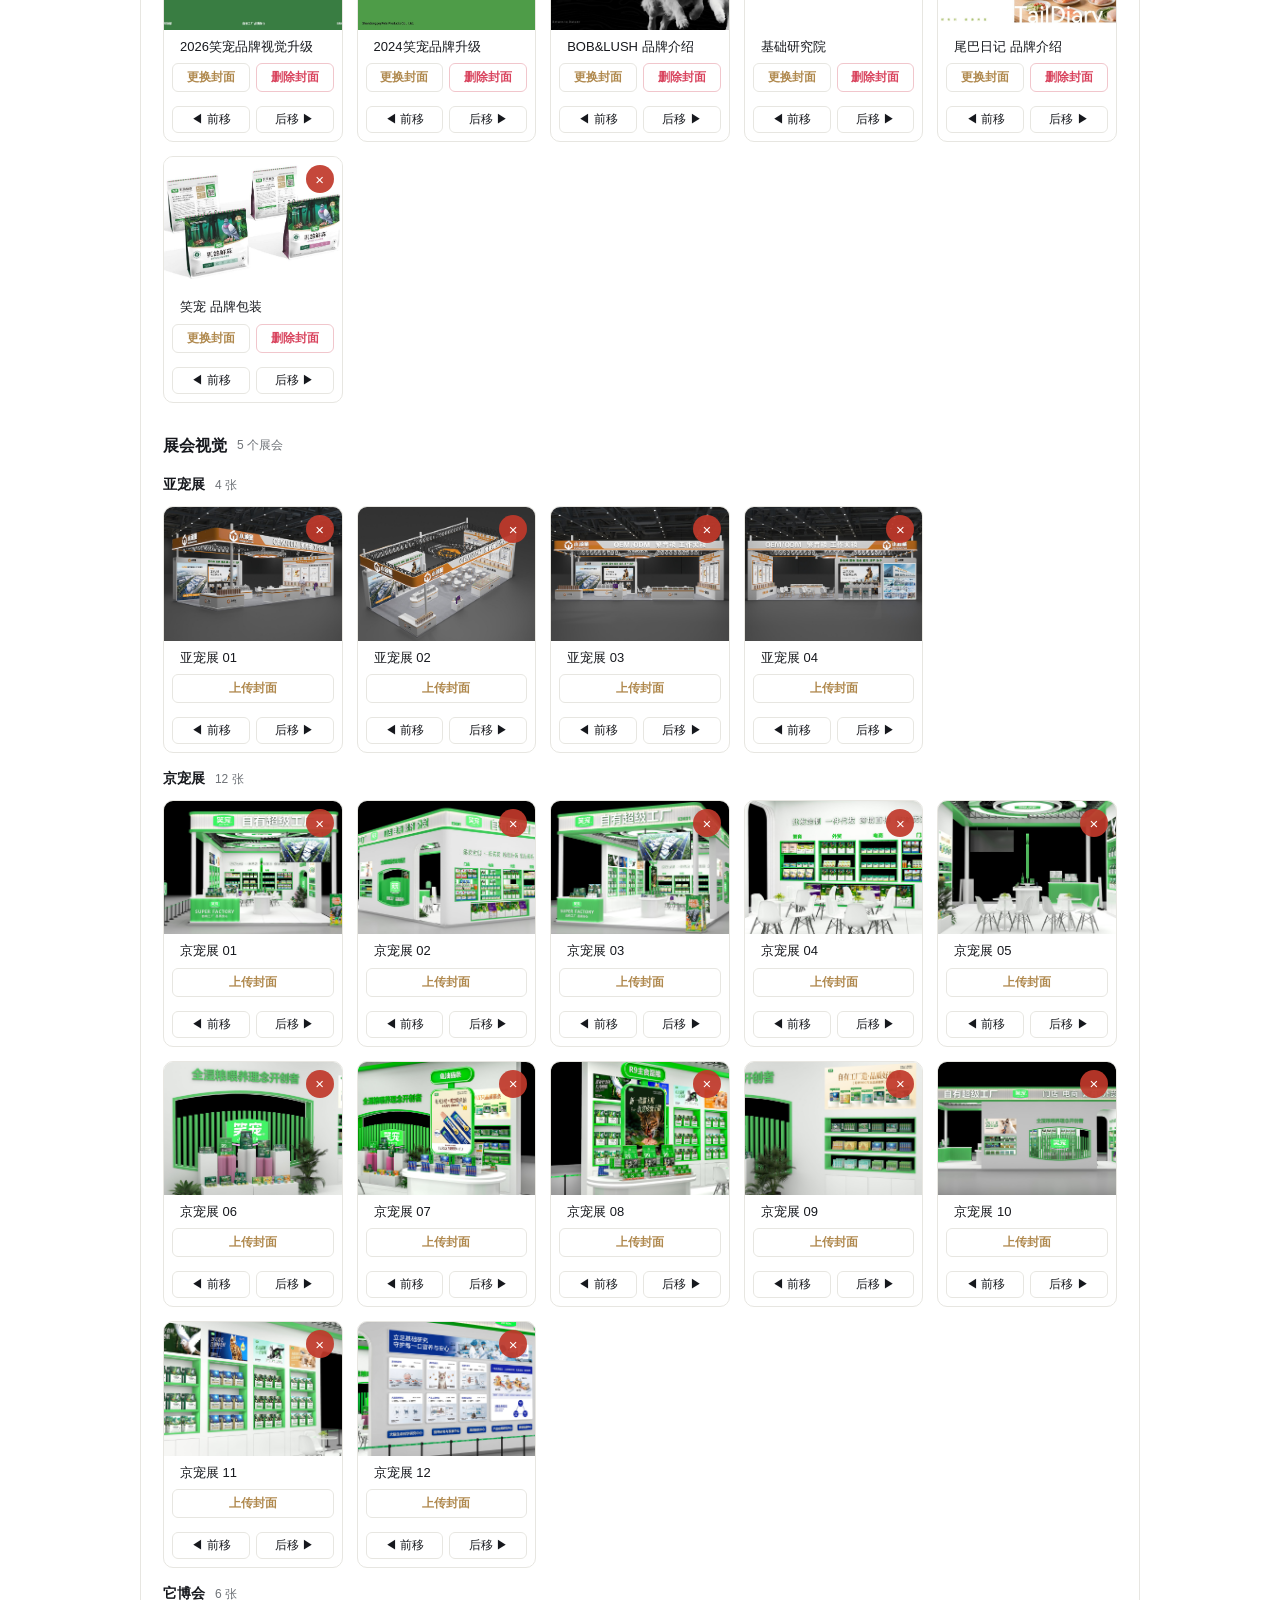
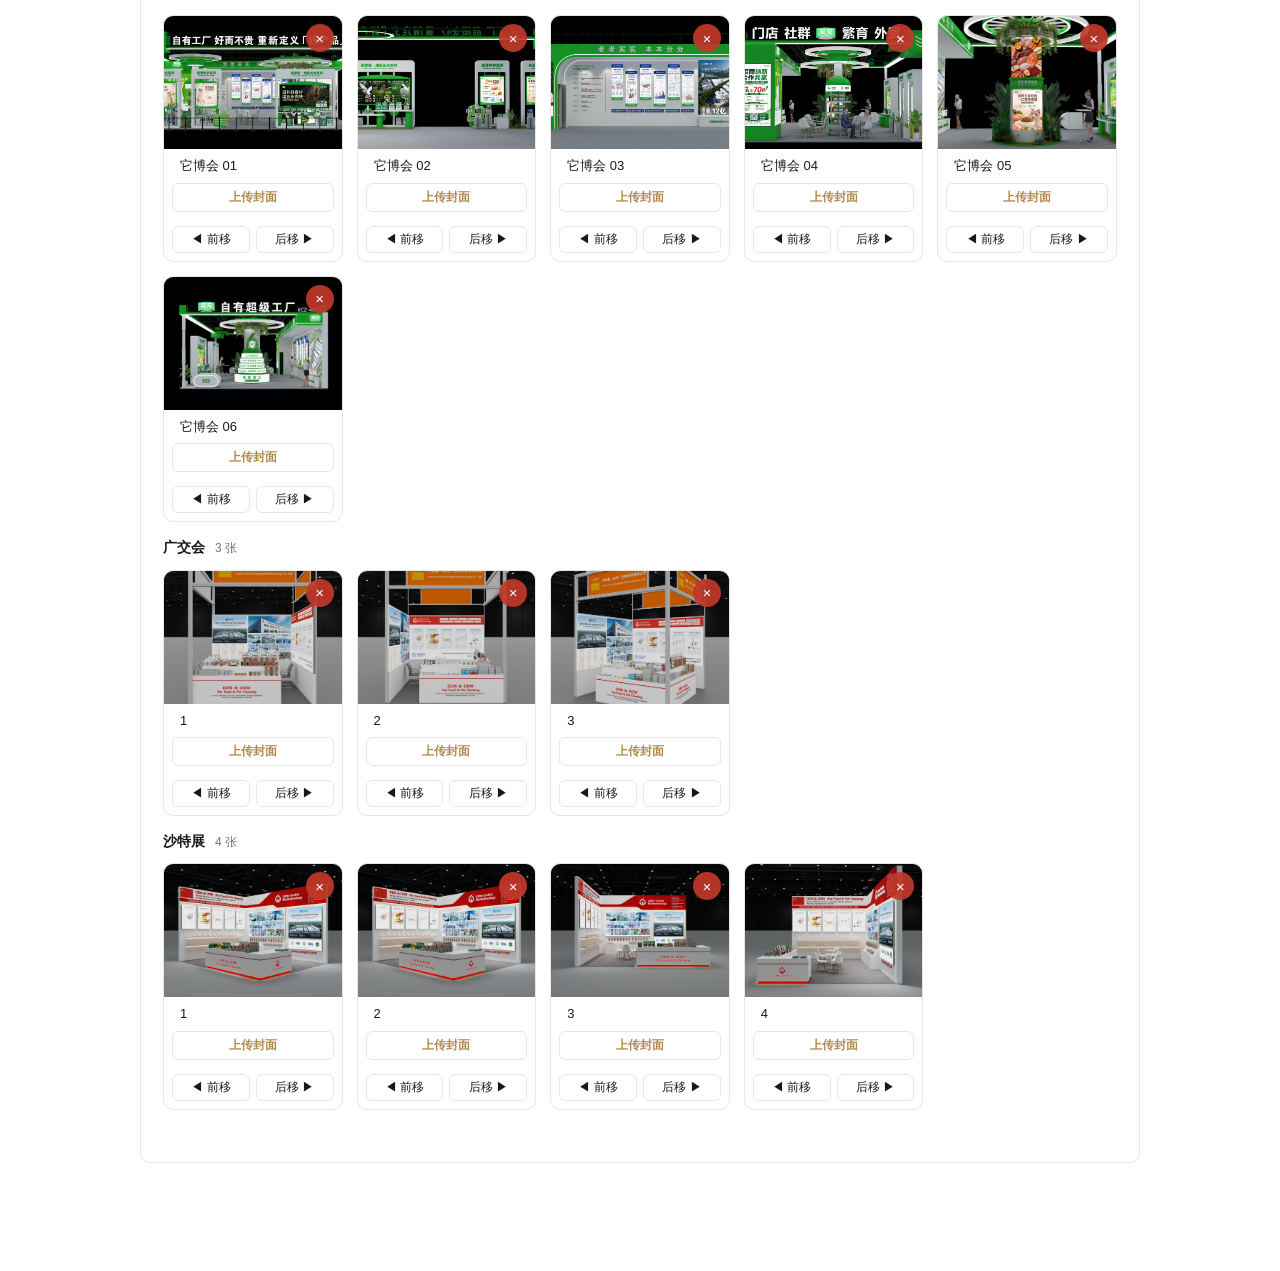
<file: admin.html>
<!DOCTYPE html>
<html lang="zh-CN">
<head>
  <meta charset="UTF-8" />
  <meta name="viewport" content="width=device-width, initial-scale=1.0" />
  <title>作品管理后台 · 电商设计作品集</title>
  <link rel="stylesheet" href="css/style.css" />
  <style>
    .admin-wrap{ max-width:1040px; margin:0 auto; padding:32px 20px 80px; }
    .admin-h{ font-size:26px; font-weight:800; margin-bottom:6px; }
    .admin-sub{ color:var(--muted); margin-bottom:26px; }
    .panel{ background:#fff; border:1px solid var(--line); border-radius:var(--radius); padding:22px; margin-bottom:28px; }
    .panel h3{ font-size:17px; margin-bottom:16px; }
    .form-row{ display:flex; flex-wrap:wrap; gap:14px; margin-bottom:14px; }
    .form-row > label{ display:flex; flex-direction:column; gap:6px; font-size:13px; color:var(--muted); flex:1; min-width:180px; }
    .form-row select, .form-row input[type=text]{
      padding:10px 12px; border:1px solid var(--line); border-radius:8px; font:inherit; color:var(--ink); background:#fff;
    }
    .file-drop{
      border:2px dashed var(--line); border-radius:10px; padding:26px; text-align:center; color:var(--muted);
      cursor:pointer; transition:border-color .2s, background .2s;
    }
    .file-drop:hover{ border-color:var(--accent); background:var(--bg-soft); }
    .file-drop.drag{ border-color:var(--accent); background:rgba(176,137,78,.08); }
    .file-name{ margin-top:10px; font-size:13px; color:var(--ink); word-break:break-all; }
    .btn-primary{
      margin-top:14px; background:var(--accent); color:#fff; border:none; padding:12px 22px;
      border-radius:8px; font:inherit; font-weight:600; cursor:pointer;
    }
    .btn-primary:disabled{ opacity:.5; cursor:not-allowed; }
    .msg{ margin-top:14px; font-size:14px; }
    .msg.ok{ color:#2e7d32; }
    .msg.err{ color:#c0392b; }
    .admin-section{ margin-bottom:30px; }
    .admin-section h4{ font-size:16px; margin-bottom:14px; display:flex; align-items:center; gap:10px; }
    .admin-section h4 .count{ font-size:12px; color:var(--muted); font-weight:400; }
    .work-grid{ display:grid; grid-template-columns:repeat(auto-fill,minmax(160px,1fr)); gap:14px; }
    .work-card{ border:1px solid var(--line); border-radius:10px; overflow:hidden; background:#fff; position:relative; }
    .work-card .wm{ aspect-ratio:4/3; background:var(--bg-soft); position:relative; cursor:pointer; }
    .work-card .wm img{ width:100%; height:100%; object-fit:cover; }
    .work-card .wm .ph{ width:100%; height:100%; display:flex; align-items:center; justify-content:center; color:var(--muted); font-size:13px; }
    /* 后台视频卡片：点击预览 */
    .work-card[data-section="video"] .wm{ background:#111; }
    .work-card[data-section="video"] .wm::after{
      content:"▶"; position:absolute; inset:0; display:flex; align-items:center; justify-content:center;
      color:rgba(255,255,255,.9); font-size:28px; text-shadow:0 2px 8px rgba(0,0,0,.5); pointer-events:none;
    }
    .work-card[data-section="video"] .wm .play-hint{
      position:absolute; bottom:6px; left:50%; transform:translateX(-50%);
      color:rgba(255,255,255,.75); font-size:11px; background:rgba(0,0,0,.45); padding:2px 8px; border-radius:10px;
      pointer-events:none; white-space:nowrap;
    }
    .work-card .wt{ padding:8px 10px; font-size:13px; color:var(--ink); white-space:nowrap; overflow:hidden; text-overflow:ellipsis; }
    .work-card .wt.admin-editable-title{
      cursor:text; border-radius:4px; padding:8px 10px; margin:-2px -2px -2px 6px;
      transition:background .2s var(--ease);
    }
    .work-card .wt.admin-editable-title:hover{ background:rgba(176,137,78,.12); }
    .work-card .wt.admin-editable-title:focus{
      background:#fff; box-shadow:0 0 0 2px rgba(176,137,78,.35);
      white-space:normal; outline:none;
    }
    .work-del{
      position:absolute; top:8px; right:8px; width:28px; height:28px; border-radius:50%;
      border:none; background:rgba(192,57,43,.92); color:#fff; cursor:pointer; font-size:15px; line-height:1;
    }
    .work-del:hover{ background:#a93226; }
    /* 整卡可拖拽 */
    .work-card{ cursor:grab; user-select:none; }
    .work-card .wm img{ pointer-events:none; }
    .work-card.dragging{ cursor:grabbing; opacity:.5; transform:scale(.98); box-shadow:0 12px 28px rgba(0,0,0,.18); outline:2px dashed var(--accent); z-index:10; }
    .work-card.drop-target{ outline:2px solid var(--accent); }
    /* 拖拽把手 */
    .drag-handle{
      position:absolute; top:6px; left:50%; transform:translateX(-50%);
      padding:2px 8px; border-radius:10px; background:rgba(255,255,255,.85);
      color:var(--muted); font-size:11px; letter-spacing:.2px;
      pointer-events:none; border:1px solid var(--line);
    }
    .work-card:hover .drag-handle{ color:var(--accent); border-color:var(--accent); }
    /* 卡片内按钮恢复默认光标 */
    .work-card button, .work-card input, .work-card .admin-editable-title{ cursor:pointer; }
    .work-card .admin-editable-title{ cursor:text; }
    .reorder-bar{ display:flex; gap:6px; padding:6px 8px 8px; }
    .reorder-btn{
      flex:1; border:1px solid var(--line); background:#fff; color:var(--ink);
      border-radius:6px; padding:4px 0; cursor:pointer; font-size:12px; transition:all .15s var(--ease);
    }
    .reorder-btn:hover{ background:var(--bg-soft); border-color:var(--accent); color:var(--accent); }
    label small{ display:block; margin-top:4px; color:var(--muted); font-size:12px; font-weight:400; }
    .cover-actions{
      display:flex; gap:6px; padding:0 8px; margin-bottom:8px;
    }
    .cover-btn{
      flex:1; padding:5px 0;
      border:1px solid var(--line); background:#fff; color:var(--accent);
      border-radius:6px; cursor:pointer; font-size:12px; font-weight:600;
      transition:all .15s var(--ease);
    }
    .cover-btn:hover{ background:var(--bg-soft); border-color:var(--accent); }
    .cover-btn.delete-cover-btn{ color:#d9455f; border-color:#f1c6cc; }
    .cover-btn.delete-cover-btn:hover{ background:#fff0f2; border-color:#d9455f; }
    /* 后台导航特殊样式 */
    .nav-links a.admin-preview{ color:var(--accent); font-weight:700; }
    .nav-links a.admin-preview:hover{ color:#7a5a30; }
    .ex-sub{ font-size:14px; font-weight:600; margin:14px 0 10px; color:var(--ink); }
    .ex-sub .count{ font-size:12px; color:var(--muted); font-weight:400; margin-left:6px; }
    /* 登录遮罩 */
    #loginMask{ position:fixed; inset:0; background:rgba(16,18,23,.92); z-index:200; display:flex; align-items:center; justify-content:center; }
    #loginMask .box{ background:#fff; border-radius:14px; padding:34px; width:320px; text-align:center; }
    #loginMask h2{ font-size:20px; margin-bottom:18px; }
    #loginMask input{ width:100%; padding:12px; border:1px solid var(--line); border-radius:8px; font:inherit; margin-bottom:14px; }
    #loginMask button{ width:100%; padding:12px; background:var(--accent); color:#fff; border:none; border-radius:8px; font:inherit; font-weight:600; cursor:pointer; }
    #loginMsg{ color:#c0392b; font-size:13px; min-height:18px; margin-bottom:8px; }
  </style>
</head>
<body>

  <div id="loginMask">
    <div class="box">
      <h2>管理后台登录</h2>
      <div id="loginMsg"></div>
      <input type="password" id="pwInput" placeholder="管理密码（默认 admin123）" />
      <button id="loginBtn">进入</button>
    </div>
  </div>

  <header class="nav" id="nav">
    <div class="nav-inner container">
      <a class="brand" href="index.html">作品集<span>.yang</span></a>
      <nav class="nav-links" id="navLinks">
        <a href="#sec-top" data-admin-link>上传作品</a>
        <a href="#sec-brand" data-admin-link>品牌视觉</a>
        <a href="#sec-detail" data-admin-link>电商详情</a>
        <a href="#sec-mainvisual" data-admin-link>电商主图</a>
        <a href="#sec-packaging" data-admin-link>包装设计</a>
        <a href="#sec-poster" data-admin-link>活动海报</a>
        <a href="#sec-live" data-admin-link>直播间视觉</a>
        <a href="#sec-video" data-admin-link>电商视频</a>
        <a href="#sec-exhibition" data-admin-link>展会视觉</a>
        <a href="about.html">关于我</a>
        <a href="index.html" class="admin-preview">前台预览</a>
      </nav>
    </div>
  </header>

  <main class="admin-wrap" id="sec-top">
    <h1 class="admin-h">作品管理后台</h1>
    <p class="admin-sub">上传新作品、删除已有作品。修改会直接写入 js/data.js 与 assets/ 目录。</p>

    <!-- 上传面板 -->
    <section class="panel">
      <h3>上传作品</h3>
      <div class="form-row">
        <label>板块
          <select id="upSection">
            <option value="detail">电商详情（长图，自动切片）</option>
            <option value="mainvisual">电商主图</option>
            <option value="packaging">包装设计</option>
            <option value="poster">活动海报（长图，自动切片）</option>
            <option value="live">直播间视觉</option>
            <option value="video">电商视频</option>
            <option value="brand">品牌视觉（PDF）</option>
            <option value="exhibition">展会视觉</option>
          </select>
        </label>
        <label>作品标题
          <input type="text" id="upTitle" placeholder="如：主食餐盒 / 乌鸡猫粮" />
        </label>
      </div>

      <!-- 展会专属 -->
      <div id="exFields" style="display:none;">
        <div class="form-row">
          <label>选择展会
            <select id="upExSelect"></select>
          </label>
          <label>或新建展会名称
            <input type="text" id="upNewEx" placeholder="如：京宠展 2026" />
          </label>
          <label>新建展会英文（可选）
            <input type="text" id="upNewExEn" placeholder="如：Pet Fair 2026" />
          </label>
        </div>
      </div>

      <div class="file-drop" id="drop">
        点击选择文件，或将文件拖拽到此处<br>（可多选：详情/海报/包装/直播间/展会支持多图，视频/PDF 单个）
        <div class="file-name" id="fileName"></div>
        <input type="file" id="upFile" multiple style="display:none;" />
      </div>
      <div class="form-row">
        <label>封面（可选，单文件上传时生效）
          <input type="file" id="upCover" accept="image/*" />
          <small>上传视频/PDF/单个图片时可同时指定封面；多文件请到列表中单独设置。<br>视频不传封面时，系统会自动截取视频第 1 秒作为默认封面；上传封面会覆盖自动截图。</small>
        </label>
      </div>
      <button class="btn-primary" id="upBtn">上传</button>
      <div class="msg" id="upMsg"></div>
    </section>

    <!-- 作品列表 -->
    <section class="panel">
      <h3>已有作品（点击 × 删除 · 点击标题改名 · 拖动图片或点 ◀▶ 调整顺序）</h3>
      <div id="workList"></div>
    </section>
  </main>

  <!-- 视频预览弹窗 -->
  <div id="videoPreviewModal" style="display:none; position:fixed; inset:0; background:rgba(16,18,23,.92); z-index:300; align-items:center; justify-content:center; padding:20px;" aria-hidden="true">
    <div style="position:relative; width:100%; max-width:960px; background:#000; border-radius:12px; overflow:hidden; box-shadow:0 24px 60px rgba(0,0,0,.45);">
      <div style="display:flex; align-items:center; justify-content:space-between; padding:12px 16px; background:#1a1a1a; color:#fff;">
        <span id="videoPreviewTitle" style="font-size:14px; white-space:nowrap; overflow:hidden; text-overflow:ellipsis; max-width:80%;"></span>
        <button id="videoPreviewClose" type="button" style="background:none; border:none; color:#fff; font-size:22px; cursor:pointer; line-height:1;">×</button>
      </div>
      <div style="position:relative; padding-bottom:56.25%; background:#000;">
        <video id="videoPreview" controls style="position:absolute; inset:0; width:100%; height:100%; display:block;" playsinline x5-video-player-type="h5" x5-playsinline></video>
      </div>
      <p style="margin:0; padding:12px 16px; color:#bbb; font-size:12px; background:#1a1a1a;">提示：后台预览使用原片播放，实际线上会走压缩版本。</p>
    </div>
  </div>

  <script src="js/data.js"></script>
  <script src="js/admin_shared.js"></script>
  <script>
  (function(){
    "use strict";
    var TOKEN = null;
    var DATA = window.PORTFOLIO || {};
    var draggedCard = null;

    /* ---------- 登录 ---------- */
    var loginMask = document.getElementById("loginMask");
    var pwInput = document.getElementById("pwInput");
    var loginBtn = document.getElementById("loginBtn");
    var loginMsg = document.getElementById("loginMsg");

    if(location.protocol === "file:"){
      pwInput.disabled = true; loginBtn.disabled = true;
      loginMsg.innerHTML = "当前是本地文件打开方式，请通过服务器地址访问：<br><b>http://localhost:8000/admin.html</b>";
    }

    function doLogin(){
      var pw = pwInput.value;
      fetch("/api/login", {
        method:"POST", headers:{"Content-Type":"application/json"},
        body: JSON.stringify({password:pw})
      }).then(function(r){ return r.json(); }).then(function(j){
        if(j.ok){ TOKEN = j.token; loginMask.style.display="none"; renderList(); }
        else { loginMsg.textContent = j.error || "登录失败"; }
      }).catch(function(){ loginMsg.textContent = "服务器未启动，请先运行 server.py"; });
    }
    loginBtn.addEventListener("click", doLogin);
    pwInput.addEventListener("keydown", function(e){ if(e.key==="Enter") doLogin(); });

    /* ---------- 视频预览 ---------- */
    function showVideoPreview(src, title){
      var modal = document.getElementById("videoPreviewModal");
      var video = document.getElementById("videoPreview");
      var ttl = document.getElementById("videoPreviewTitle");
      if(!modal || !video) return;
      video.src = src;
      video.load();
      var p = video.play();
      if(p && p.catch) p.catch(function(){});
      ttl.textContent = title || "视频预览";
      modal.style.display = "flex";
      modal.setAttribute("aria-hidden","false");
      document.body.style.overflow = "hidden";
    }
    function closeVideoPreview(){
      var modal = document.getElementById("videoPreviewModal");
      var video = document.getElementById("videoPreview");
      if(video){ video.pause(); video.src = ""; }
      if(modal){ modal.style.display = "none"; modal.setAttribute("aria-hidden","true"); }
      document.body.style.overflow = "";
    }
    document.getElementById("videoPreviewClose").addEventListener("click", closeVideoPreview);
    document.getElementById("videoPreviewModal").addEventListener("click", function(e){
      if(e.target === document.getElementById("videoPreviewModal")) closeVideoPreview();
    });
    document.addEventListener("keydown", function(e){
      if(e.key === "Escape"){
        var modal = document.getElementById("videoPreviewModal");
        if(modal && modal.style.display === "flex") closeVideoPreview();
      }
    });

    /* ---------- 上传 ---------- */
    var sectionSel = document.getElementById("upSection");
    var titleEl = document.getElementById("upTitle");
    var exFields = document.getElementById("exFields");
    var exSelect = document.getElementById("upExSelect");
    var newExEl = document.getElementById("upNewEx");
    var drop = document.getElementById("drop");
    var fileInput = document.getElementById("upFile");
    var coverInput = document.getElementById("upCover");
    var fileNameEl = document.getElementById("fileName");
    var upBtn = document.getElementById("upBtn");
    var upMsg = document.getElementById("upMsg");

    // 初始化展会下拉
    (DATA.exhibition||[]).forEach(function(ex){
      var o = document.createElement("option");
      o.value = ex.name; o.textContent = ex.name;
      exSelect.appendChild(o);
    });
    var newOpt = document.createElement("option");
    newOpt.value = "__new__"; newOpt.textContent = "＋ 新建展会…";
    exSelect.appendChild(newOpt);

    function syncSectionUI(){
      var s = sectionSel.value;
      exFields.style.display = (s === "exhibition") ? "" : "none";
      var accept = "image/*";
      if(s === "video") accept = "video/*";
      else if(s === "brand") accept = "application/pdf";
      fileInput.setAttribute("accept", accept);
    }
    sectionSel.addEventListener("change", syncSectionUI);
    syncSectionUI();

    drop.addEventListener("click", function(){ fileInput.click(); });
    drop.addEventListener("dragover", function(e){ e.preventDefault(); drop.classList.add("drag"); });
    drop.addEventListener("dragleave", function(){ drop.classList.remove("drag"); });
    drop.addEventListener("drop", function(e){
      e.preventDefault(); drop.classList.remove("drag");
      fileInput.files = e.dataTransfer.files;
      showFiles();
    });
    fileInput.addEventListener("change", showFiles);
    function showFiles(){
      var n = fileInput.files.length;
      fileNameEl.textContent = n ? (n + " 个文件已选择") : "";
    }

    upBtn.addEventListener("click", function(){
      if(!TOKEN){ loginMsg.textContent = "请先登录"; loginMask.style.display="flex"; return; }
      var files = fileInput.files;
      if(!files.length){ upMsg.className="msg err"; upMsg.textContent="请先选择文件"; return; }
      var fd = new FormData();
      fd.append("token", TOKEN);
      fd.append("section", sectionSel.value);
      fd.append("title", titleEl.value);
      if(sectionSel.value === "exhibition"){
        if(exSelect.value === "__new__"){ fd.append("newExName", newExEl.value); fd.append("newExEn", document.getElementById("upNewExEn").value); }
        else { fd.append("exhibition", exSelect.value); }
      }
      for(var i=0;i<files.length;i++){ fd.append("files", files[i]); }
      if(coverInput.files.length){ fd.append("cover", coverInput.files[0]); }
      upBtn.disabled = true; upMsg.className="msg"; upMsg.textContent="上传中…";
      fetch("/api/upload", { method:"POST", headers:{"X-Admin-Token":TOKEN}, body: fd })
        .then(function(r){ return r.json(); })
        .then(function(j){
          upBtn.disabled = false;
          if(j.ok){ upMsg.className="msg ok"; upMsg.textContent="上传成功，已添加 "+j.added.length+" 个文件。刷新首页即可看到。"; fileInput.value=""; coverInput.value=""; fileNameEl.textContent=""; titleEl.value=""; reloadData(); }
          else { upMsg.className="msg err"; upMsg.textContent = j.error || "上传失败"; }
        })
        .catch(function(){ upBtn.disabled=false; upMsg.className="msg err"; upMsg.textContent="请求失败"; });
    });

    /* ---------- 列表 / 删除 ---------- */
    function esc(s){ return String(s).replace(/[&<>"]/g,function(c){return {"&":"&amp;","<":"&lt;",">":"&gt;","\"":"&quot;"}[c];}); }

    function reloadData(){
      // 重新拉取最新 data.js（带时间戳避免缓存）
      var s = document.createElement("script");
      s.src = "js/data.js?t=" + Date.now();
      s.onload = function(){ DATA = window.PORTFOLIO || DATA; renderList(); };
      document.body.appendChild(s);
    }

    function renderList(){
      var box = document.getElementById("workList");
      box.innerHTML = "";
      var sections = [
        {key:"detail", label:"电商详情"},
        {key:"mainvisual", label:"电商主图"},
        {key:"packaging", label:"包装设计"},
        {key:"poster", label:"活动海报"},
        {key:"live", label:"直播间视觉"},
        {key:"video", label:"电商视频"},
        {key:"brand", label:"品牌视觉"}
      ];
      sections.forEach(function(sec){
        renderSimpleSection(box, sec.key, sec.label);
      });
      renderExhibition(box);
    }

    function cardHtml(thumb, title, delHandler, meta){
      var card = document.createElement("div");
      card.className = "work-card";
      card.dataset.file = meta.file || "";
      card.dataset.section = meta.section || "";
      if(meta.exName) card.dataset.exname = meta.exName;
      card.draggable = true;
      var displaySrc = meta.cover || thumb;
      var isVideo = meta.section === "video";
      var media = displaySrc
        ? '<div class="wm">'+(isVideo?'<span class="play-hint">点击预览</span>':'')+'<img src="'+esc(displaySrc)+'" alt="" draggable="false"></div>'
        : '<div class="wm">'+(isVideo?'<span class="play-hint">点击预览</span>':'')+'<div class="ph">'+(meta.section==="brand"?"PDF":(isVideo?"视频无封面":"无封面"))+'</div></div>';
      card.innerHTML = '<div class="drag-handle" title="拖动排序">⇅ 拖动排序</div>'
        + media
        + '<div class="wt admin-editable-title" title="点击修改名称">'+esc(title)+'</div>'
        + '<div class="cover-actions">'
        +   '<button class="cover-btn upload-cover-btn" title="上传/更换封面">'+(meta.cover?"更换封面":"上传封面")+'</button>'
        +   (meta.cover ? '<button class="cover-btn delete-cover-btn" title="删除封面">删除封面</button>' : '')
        + '</div>'
        + '<div class="reorder-bar">'
        +   '<button class="reorder-btn" data-dir="left" title="向前移动">◀ 前移</button>'
        +   '<button class="reorder-btn" data-dir="right" title="向后移动">后移 ▶</button>'
        + '</div>';
      var del = document.createElement("button");
      del.className = "work-del"; del.textContent = "×"; del.title = "删除";
      del.addEventListener("click", delHandler);
      card.appendChild(del);
      bindTitleEdit(card.querySelector(".wt"), meta);

      // 视频点击预览
      if(meta.section === "video"){
        var wm = card.querySelector(".wm");
        if(wm){
          wm.addEventListener("click", function(e){
            if(e.target.closest("button, input, .admin-editable-title")) return;
            showVideoPreview(meta.file, title);
          });
        }
      }

      // 封面上传/更换
      card.querySelector(".upload-cover-btn").addEventListener("click", function(e){
        e.stopPropagation();
        var input = document.createElement("input");
        input.type = "file"; input.accept = "image/*";
        input.addEventListener("change", function(){
          if(!input.files.length) return;
          var fd = new FormData();
          fd.append("token", TOKEN);
          fd.append("section", meta.section);
          fd.append("file", meta.file);
          if(meta.exName) fd.append("exName", meta.exName);
          fd.append("cover", input.files[0]);
          fetch("/api/upload_cover", {method:"POST", headers:{"X-Admin-Token":TOKEN}, body:fd})
            .then(function(r){ return r.json(); })
            .then(function(j){
              if(j.ok){ reloadData(); }
              else { alert("封面上传失败："+(j.error||"")); }
            })
            .catch(function(e){ alert("请求失败："+e.message); });
        });
        input.click();
      });

      // 删除封面
      var delCoverBtn = card.querySelector(".delete-cover-btn");
      if(delCoverBtn){
        delCoverBtn.addEventListener("click", function(e){
          e.stopPropagation();
          if(!confirm("确定删除该作品的封面？删除后将恢复默认显示。")) return;
          fetch("/api/delete_cover", {
            method:"POST",
            headers:{"Content-Type":"application/json","X-Admin-Token":TOKEN},
            body: JSON.stringify({token: TOKEN, section: meta.section, file: meta.file, exName: meta.exName})
          })
          .then(function(r){ return r.json(); })
          .then(function(j){
            if(j.ok){ reloadData(); }
            else { alert("封面删除失败："+(j.error||"")); }
          })
          .catch(function(e){ alert("请求失败："+e.message); });
        });
      }

      // 整卡拖拽排序
      card.addEventListener("dragstart", function(e){
        // 在按钮、输入框、可编辑标题、删除按钮上按下时不触发拖拽
        if(e.target.closest("button, input, .admin-editable-title")){
          e.preventDefault();
          return;
        }
        draggedCard = card; card.classList.add("dragging");
        e.dataTransfer.effectAllowed = "move";
        try { e.dataTransfer.setData("text/plain", meta.file || ""); } catch(_){}
      });
      card.addEventListener("dragend", function(){
        card.classList.remove("dragging"); draggedCard = null;
        document.querySelectorAll(".work-card.drop-target").forEach(function(c){ c.classList.remove("drop-target"); });
        submitOrder(card.closest(".work-grid"));
      });
      // 前移 / 后移按钮
      card.querySelectorAll(".reorder-btn").forEach(function(b){
        b.addEventListener("click", function(e){
          e.stopPropagation();
          if(b.dataset.dir === "left" && card.previousElementSibling && card.previousElementSibling.classList.contains("work-card")){
            card.previousElementSibling.before(card);
          } else if(b.dataset.dir === "right" && card.nextElementSibling && card.nextElementSibling.classList.contains("work-card")){
            card.nextElementSibling.after(card);
          } else { return; }
          submitOrder(card.closest(".work-grid"));
        });
      });
      return card;
    }

    // 拖动时经过网格，实时插入
    function attachGridDnD(grid){
      grid.addEventListener("dragover", function(e){
        e.preventDefault();
        if(!draggedCard || draggedCard.closest(".work-grid") !== grid) return;
        var over = e.target.closest(".work-card");
        if(over && over !== draggedCard && over.closest(".work-grid") === grid){
          document.querySelectorAll(".work-card.drop-target").forEach(function(c){ if(c!==over) c.classList.remove("drop-target"); });
          over.classList.add("drop-target");
          var rect = over.getBoundingClientRect();
          if((e.clientX - rect.left) > rect.width / 2) over.after(draggedCard);
          else over.before(draggedCard);
        }
      });
      grid.addEventListener("dragleave", function(e){
        var over = e.target.closest(".work-card");
        if(over) over.classList.remove("drop-target");
      });
    }

    // 收集当前网格顺序并回写
    function submitOrder(grid){
      if(!grid) return;
      var order = [];
      grid.querySelectorAll(".work-card").forEach(function(c){
        if(c.dataset.file) order.push(c.dataset.file);
      });
      if(!order.length) return;
      var payload = {token: TOKEN, section: grid.dataset.section, order: order};
      if(grid.dataset.exname) payload.exName = grid.dataset.exname;
      fetch("/api/reorder", {
        method:"POST", headers:{"Content-Type":"application/json","X-Admin-Token":TOKEN},
        body: JSON.stringify(payload)
      }).then(function(r){ return r.json(); }).then(function(j){
        if(!j.ok) alert("排序失败："+(j.error||"")); else reloadData();
      }).catch(function(e){ alert("排序失败："+e.message); });
    }

    function bindTitleEdit(el, meta){
      if(!el || !meta || !meta.section || !meta.file) return;
      el.addEventListener("click", function(e){
        e.stopPropagation();
        el.contentEditable = "true";
        el.focus();
        var range = document.createRange();
        range.selectNodeContents(el);
        var sel = window.getSelection();
        sel.removeAllRanges(); sel.addRange(range);
      });
      el.addEventListener("focus", function(){ el.dataset.originalTitle = el.textContent; });
      el.addEventListener("keydown", function(e){
        if(e.key === "Enter"){ e.preventDefault(); el.blur(); }
        else if(e.key === "Escape"){
          e.preventDefault();
          el.textContent = el.dataset.originalTitle || "";
          el.blur();
        }
      });
      el.addEventListener("blur", function(){
        el.contentEditable = "false";
        var newTitle = el.textContent.trim();
        var oldTitle = el.dataset.originalTitle || "";
        if(!newTitle){ el.textContent = oldTitle; return; }
        if(newTitle === oldTitle) return;
        var payload = {token: TOKEN, section: meta.section, file: meta.file, title: newTitle};
        if(meta.exName) payload.exName = meta.exName;
        fetch("/api/rename", {
          method: "POST",
          headers: {"Content-Type":"application/json", "X-Admin-Token": TOKEN},
          body: JSON.stringify(payload)
        }).then(function(r){ return r.json(); }).then(function(j){
          if(!j.ok){ alert("改名失败："+(j.error||"未知错误")); el.textContent = oldTitle; }
          else { reloadData(); }
        }).catch(function(e){ alert("改名失败："+e.message); el.textContent = oldTitle; });
      });
    }

    function renderSimpleSection(box, key, label){
      var arr = DATA[key] || [];
      var wrap = document.createElement("div");
      wrap.className = "admin-section";
      wrap.id = "sec-"+key;
      wrap.innerHTML = '<h4>'+label+' <span class="count">'+arr.length+' 项</span></h4>';
      var grid = document.createElement("div"); grid.className = "work-grid";
      grid.dataset.section = key;
      arr.forEach(function(item, idx){
        var thumb = "";
        if(key === "video"){
          thumb = item.cover || "";
        } else if(key === "brand"){
          thumb = item.cover || "";
        } else if(key === "detail" || key === "poster"){
          thumb = item.cover || (item.img || "").replace(/(\.(?:jpg|jpeg|png))$/i, "-thumb$1");
        } else {
          thumb = item.cover || item.img || "";
        }
        var file = (key==="video") ? item.src : (key==="brand" ? item.pdf : item.img);
        grid.appendChild(cardHtml(thumb, item.title, function(){
          if(!confirm("确定删除「"+item.title+"」？此操作不可撤销。")) return;
          deleteItem({section:key, file:file});
        }, {section:key, file:file, cover:item.cover || ""}));
      });
      attachGridDnD(grid);
      if(!arr.length) wrap.innerHTML += '<p class="admin-sub">暂无</p>';
      wrap.appendChild(grid);
      box.appendChild(wrap);
    }

    function renderExhibition(box){
      var exs = DATA.exhibition || [];
      var wrap = document.createElement("div");
      wrap.className = "admin-section";
      wrap.id = "sec-exhibition";
      wrap.innerHTML = '<h4>展会视觉 <span class="count">'+exs.length+' 个展会</span></h4>';
      var box2 = document.createElement("div");
      exs.forEach(function(ex){
        var sub = document.createElement("div");
        sub.innerHTML = '<div class="ex-sub">'+esc(ex.name)+' <span class="count">'+(ex.images||[]).length+' 张</span></div>';
        var grid = document.createElement("div"); grid.className = "work-grid";
        grid.dataset.section = "exhibition";
        grid.dataset.exname = ex.name;
        (ex.images||[]).forEach(function(im){
          grid.appendChild(cardHtml(im.cover || im.img, im.title || ex.name, function(){
            if(!confirm("确定删除该展会图片？")) return;
            deleteItem({section:"exhibition", exName:ex.name, img:im.img});
          }, {section:"exhibition", file:im.img, exName:ex.name, cover:im.cover || ""}));
        });
        attachGridDnD(grid);
        sub.appendChild(grid);
        box2.appendChild(sub);
      });
      if(!exs.length) wrap.innerHTML += '<p class="admin-sub">暂无</p>';
      wrap.appendChild(box2);
      box.appendChild(wrap);
    }

    function deleteItem(payload){
      payload.token = TOKEN;
      fetch("/api/delete", {
        method:"POST", headers:{"Content-Type":"application/json","X-Admin-Token":TOKEN},
        body: JSON.stringify(payload)
      }).then(function(r){ return r.json(); }).then(function(j){
        if(j.ok){ reloadData(); }
        else { alert(j.error || "删除失败"); }
      }).catch(function(){ alert("请求失败"); });
    }

    renderList();

    // 后台导航：点击锚点平滑滚动到对应板块，并高亮当前链接
    function initAdminNav(){
      var links = document.querySelectorAll('a[data-admin-link]');
      function setActive(){
        var hash = location.hash || "#sec-top";
        links.forEach(function(a){
          if(a.getAttribute("href") === hash) a.classList.add("active");
          else a.classList.remove("active");
        });
      }
      links.forEach(function(a){
        a.addEventListener("click", function(e){
          var href = a.getAttribute("href");
          if(!href || href[0] !== "#") return;
          e.preventDefault();
          var target = document.querySelector(href);
          var navH = document.getElementById("nav").offsetHeight || 64;
          var top = target ? (target.getBoundingClientRect().top + window.pageYOffset - navH - 12) : 0;
          window.scrollTo({top: top, behavior: "smooth"});
          history.replaceState(null, "", href);
          setActive();
        });
      });
      window.addEventListener("hashchange", setActive);
      setActive();
    }
    initAdminNav();
  })();
  </script>
</body>
</html>
</file>
<file: css/style.css>
/* =========================================================
   电商设计作品集 · 样式表
   简约干净商业风格 · 适配桌面 / 移动端
   ========================================================= */

:root{
  --bg:        #ffffff;
  --bg-soft:   #f5f5f2;
  --ink:       #16181d;
  --muted:     #6f7378;
  --line:      #e7e6e1;
  --accent:    #b0894e;      /* 暖铜金，商业质感点缀 */
  --accent-2:  #8c6a35;
  --shadow:    0 10px 30px rgba(20,22,29,.08);
  --shadow-sm: 0 4px 14px rgba(20,22,29,.06);
  --radius:    10px;
  --nav-h:     64px;
  --maxw:      1200px;
  --ease:      cubic-bezier(.22,.61,.36,1);
}

*{ box-sizing:border-box; margin:0; padding:0; }

html{
  scroll-behavior:smooth;
  scroll-padding-top:var(--nav-h);
  -webkit-text-size-adjust:100%;
}

body{
  font-family:-apple-system,BlinkMacSystemFont,"PingFang SC","Microsoft YaHei",
              "Hiragino Sans GB","Segoe UI",Roboto,Helvetica,Arial,sans-serif;
  color:var(--ink);
  background:var(--bg);
  line-height:1.65;
  -webkit-font-smoothing:antialiased;
}

img{ display:block; max-width:100%; }
a{ color:inherit; text-decoration:none; }

.container{
  width:100%;
  max-width:var(--maxw);
  margin:0 auto;
  padding:0 24px;
}

/* ===================== 导航栏 ===================== */
.nav{
  position:sticky; top:0; z-index:50;
  height:var(--nav-h);
  background:rgba(255,255,255,.95);
  border-bottom:1px solid var(--line);
}
.nav-inner{
  height:100%;
  display:flex; align-items:center; justify-content:space-between;
}
.brand{
  font-size:20px; font-weight:700; letter-spacing:.5px;
}
.brand span{ color:var(--accent); font-weight:500; }

.nav-links{ display:flex; gap:28px; }
.nav-links a{
  position:relative;
  font-size:15px; color:var(--muted);
  padding:6px 0;
  transition:color .25s var(--ease);
}
.nav-links a::after{
  content:""; position:absolute; left:0; bottom:0;
  width:0; height:2px; background:var(--accent);
  transition:width .28s var(--ease);
}
.nav-links a:hover{ color:var(--ink); }
.nav-links a.active{ color:var(--ink); }
.nav-links a.active::after{ width:100%; }

/* 导航下拉（电商视觉：电商详情 / 电商主图 / 活动海报） */
.nav-drop{ position:relative; display:flex; align-items:center; }
.drop-caret{ font-size:10px; opacity:.55; margin-left:2px; }
.drop-menu{
  position:absolute; top:calc(100% + 2px); left:50%;
  transform:translate(-50%, 8px);
  min-width:132px; padding:6px;
  background:#fff; border:1px solid var(--line); border-radius:10px;
  box-shadow:0 14px 34px rgba(20,18,12,.12);
  opacity:0; visibility:hidden; pointer-events:none;
  transition:opacity .22s var(--ease), transform .22s var(--ease), visibility .22s;
  z-index:60;
}
.nav-drop:hover .drop-menu,
.nav-drop:focus-within .drop-menu{
  opacity:1; visibility:visible; pointer-events:auto;
  transform:translate(-50%, 0);
}
.drop-menu a{
  display:block; padding:9px 14px; font-size:14px;
  color:var(--muted); border-radius:7px; white-space:nowrap;
}
.drop-menu a::after{ display:none; }
.drop-menu a:hover{ color:var(--ink); background:var(--bg-soft); }
.nav-drop:hover .drop-parent{ color:var(--ink); }
.nav-drop:hover .drop-parent::after{ width:100%; }

/* 移动端汉堡按钮 */
.nav-toggle{
  display:none;
  position:relative; z-index:55;
  flex-direction:column; justify-content:center; gap:5px;
  width:46px; height:46px; border:none; background:none; cursor:pointer;
  -webkit-tap-highlight-color:transparent; touch-action:manipulation;
}
.nav-toggle span{
  pointer-events:none;
  display:block; width:22px; height:2px; background:var(--ink);
  transition:transform .3s var(--ease), opacity .3s var(--ease);
}
.nav-toggle.open span:nth-child(1){ transform:translateY(7px) rotate(45deg); }
.nav-toggle.open span:nth-child(2){ opacity:0; }
.nav-toggle.open span:nth-child(3){ transform:translateY(-7px) rotate(-45deg); }

/* ===================== 首页 HERO ===================== */
.hero{
  position:relative; overflow:hidden;
  min-height:calc(100vh - var(--nav-h));
  display:flex; align-items:center;
  background:var(--bg-soft);
  border-bottom:1px solid var(--line);
}
.hero-bg{ position:absolute; inset:0; z-index:0; }
.hero-bg svg{ width:100%; height:100%; display:block; }
.hero-inner{ position:relative; z-index:1; }
.hero-inner{ padding:60px 24px; text-align:center; width:100%; }
.kicker{
  font-size:13px; letter-spacing:4px; text-transform:uppercase;
  color:var(--accent); margin-bottom:18px; font-weight:600;
}
.hero-title{
  font-size:clamp(2.6rem,7vw,5rem);
  font-weight:800; line-height:1.1; letter-spacing:1px;
}
.hero-subtitle{
  margin-top:18px; font-size:clamp(1rem,2vw,1.35rem);
  font-weight:500; color:var(--ink); letter-spacing:2px;
}
.hero-subtitle span{ margin:0 10px; color:var(--accent); opacity:.7; }
.hero-contact{
  margin-top:8px; font-size:15px; color:var(--muted);
}
.hero-cta{
  display:inline-block; margin-top:36px;
  padding:13px 30px; border:1px solid var(--ink); border-radius:40px;
  font-size:15px; color:var(--ink);
  transition:background .25s var(--ease), color .25s var(--ease), transform .25s var(--ease);
}
.hero-cta:hover{ background:var(--ink); color:#fff; transform:translateY(-2px); }

/* 可编辑占位提示 */
[contenteditable]{ outline:none; border-radius:6px; padding:2px 6px; margin-left:-6px; }
[contenteditable]:focus{ box-shadow:0 0 0 2px rgba(176,137,78,.35); }
[contenteditable]:empty:before{
  content:attr(data-ph); color:var(--muted); font-weight:400;
}

/* ===================== 通用区块 ===================== */
.section{ padding:84px 0; }
.section-alt{ background:var(--bg-soft); }
.section-head{
  display:flex; align-items:baseline; gap:18px; margin-bottom:22px;
}
.sec-index{
  font-size:14px; font-weight:700; color:var(--accent);
  border:1px solid var(--accent); border-radius:6px;
  padding:3px 9px; line-height:1;
}
.section-head h2{ font-size:clamp(1.5rem,3.2vw,2.1rem); font-weight:700; letter-spacing:.5px; }
.sec-en{ font-size:13px; letter-spacing:2px; text-transform:uppercase; color:var(--muted); margin-top:2px; }

/* 文案预留框（文本框） */
.box-intro{
  width:100%;
  font:inherit; color:var(--ink);
  background:var(--bg);
  border:1px solid var(--line); border-radius:var(--radius);
  padding:14px 16px; margin-bottom:26px;
  resize:vertical; min-height:64px; line-height:1.6;
}
.section-alt .box-intro{ background:#fff; }
.box-intro::placeholder{ color:var(--muted); }
.box-intro:focus{ outline:none; border-color:var(--accent); box-shadow:0 0 0 3px rgba(176,137,78,.15); }
.box-tall{ min-height:160px; }

/* ===================== 网格 / 卡片 ===================== */
.grid{
  display:grid;
  grid-template-columns:repeat(auto-fill,minmax(240px,1fr));
  gap:20px;
}
.grid-video{
  grid-template-columns:repeat(auto-fill,minmax(320px,1fr));
  gap:24px;
}
.card{
  background:#fff; border:1px solid var(--line); border-radius:var(--radius);
  overflow:hidden; cursor:pointer;
  transition:transform .3s var(--ease), box-shadow .3s var(--ease), border-color .3s var(--ease);
}
.section-alt .card{ background:#fff; }
.card:hover{
  transform:translateY(-6px);
  box-shadow:var(--shadow);
  border-color:transparent;
}
.card-media{
  position:relative; width:100%; aspect-ratio:4/3;
  background:var(--bg-soft); overflow:hidden;
}
.card-media img{
  width:100%; height:100%; object-fit:cover;        /* 不变形：等比裁剪填充 */
  transition:transform .4s var(--ease);
}
.card:hover .card-media img{ transform:scale(1.04); }
.card-title{
  padding:13px 15px; font-size:14px; color:var(--ink);
  white-space:nowrap; overflow:hidden; text-overflow:ellipsis;
}

/* APP 内置浏览器提示条（醒目橙底 + 一键复制） */
.app-browser-hint{
  position:relative; z-index:1001;
  background:linear-gradient(135deg,#e8920c,#d97706);
  color:#fff; padding:11px 14px; font-size:14px; line-height:1.5;
  box-shadow:0 2px 12px rgba(0,0,0,.18);
}
.app-browser-hint .abh-inner{
  max-width:1100px; margin:0 auto;
  display:flex; align-items:center; gap:10px; flex-wrap:wrap;
}
.app-browser-hint .abh-icon{ font-size:17px; flex:0 0 auto; }
.app-browser-hint .abh-text{ flex:1 1 200px; min-width:0; }
.app-browser-hint .abh-text b{ color:#fff; text-decoration:underline; font-weight:700; }
.app-browser-hint .abh-copy{
  flex:0 0 auto; background:#fff; color:#d97706; border:none; border-radius:8px;
  padding:8px 14px; font-size:13px; font-weight:700; cursor:pointer;
  white-space:nowrap; box-shadow:0 1px 4px rgba(0,0,0,.2);
}
.app-browser-hint .abh-copy:active{ transform:scale(.96); }
.app-browser-hint .abh-close{
  flex:0 0 auto; background:none; border:none; color:rgba(255,255,255,.9);
  font-size:22px; line-height:1; cursor:pointer; padding:0 2px;
}
.app-browser-hint .abh-toast{
  position:absolute; left:50%; top:100%; transform:translate(-50%,6px);
  background:#1f2937; color:#fff; font-size:13px; padding:8px 14px;
  border-radius:8px; white-space:nowrap; box-shadow:0 4px 14px rgba(0,0,0,.25);
  opacity:0; pointer-events:none; transition:opacity .2s, transform .2s;
}
.app-browser-hint .abh-toast.show{ opacity:1; transform:translate(-50%,10px); }

/* 视频卡片：封面图+播放按钮，避免 APP 内核劫持 */
.video-card{
  background:#fff; border:1px solid var(--line); border-radius:var(--radius);
  overflow:hidden; cursor:pointer;
  transition:transform .3s var(--ease), box-shadow .3s var(--ease);
}
.video-card:hover{ transform:translateY(-6px); box-shadow:var(--shadow); border-color:transparent; }
.video-poster{
  position:relative; width:100%; aspect-ratio:4/3; overflow:hidden; background:#eef1f0;
}
.video-poster img{
  width:100%; height:100%; object-fit:cover; display:block;
  transition:transform .4s var(--ease);
}
.video-card:hover .video-poster img{ transform:scale(1.04); }
/* 无封面时的中性占位：浅色底 + 品牌色播放钮，清晰且不显「出错」 */
.video-poster-fallback{
  width:100%; height:100%; display:flex; flex-direction:column; align-items:center; justify-content:center;
  background:linear-gradient(135deg,#eef3f0,#e3eae6); color:var(--ink);
}
.vpf-icon{
  width:54px; height:54px; border-radius:50%; background:var(--accent); color:#fff;
  display:flex; align-items:center; justify-content:center; font-size:20px; margin-bottom:10px;
  box-shadow:0 6px 16px rgba(176,137,78,.28);
}
.vpf-title{
  font-size:13px; color:var(--muted); text-align:center; padding:0 14px; line-height:1.4;
}
.video-play-overlay{
  position:absolute; inset:0; display:flex; align-items:center; justify-content:center;
  background:rgba(255,255,255,0); transition:background .2s;
}
.video-card:hover .video-play-overlay{ background:rgba(255,255,255,.12); }
.video-play-icon{
  width:56px; height:56px; border-radius:50%; background:var(--accent); color:#fff;
  display:flex; align-items:center; justify-content:center; font-size:18px; padding-left:4px;
  box-shadow:0 6px 18px rgba(176,137,78,.3); transition:transform .2s;
}
.video-card:hover .video-play-icon{ transform:scale(1.08); }
.video-card .card-title{ padding:12px 15px; }

/* ===================== 灯箱 ===================== */
.lightbox{
  position:fixed; inset:0; z-index:100;
  display:none; align-items:center; justify-content:center;
  background:rgba(16,18,23,.92);
  padding:24px;
}
.lightbox.open{ display:flex; }
.lb-figure{
  position:relative;
  display:flex; flex-direction:column; align-items:center; justify-content:center;
  width:100%; max-width:min(1100px,94vw); height:90vh;
}
/* 视频模式下让灯箱高度由视频本身比例决定，避免被父容器强行拉伸 */
.lightbox.video-mode .lb-figure{
  height:auto; max-height:90vh;
}
.lightbox.video-mode .lb-stage{
  flex:0 0 auto; height:auto;
}
.lb-stage{
  position:relative; flex:1; min-height:0; width:100%;
  display:flex; align-items:center; justify-content:center;
  overflow:hidden;
}
#lbImg{
  display:block; max-width:none; max-height:none;
  border-radius:6px; box-shadow:0 20px 60px rgba(0,0,0,.5);
}
#lbVideo{
  display:block;
  width:auto; height:auto;
  max-width:min(1100px,94vw); max-height:80vh;
  border-radius:6px; box-shadow:0 20px 60px rgba(0,0,0,.5);
  background:#000;
}
.lb-title-bar{
  position:absolute; top:16px; left:0; right:0; text-align:center; z-index:5;
  pointer-events:none;
}
.lb-title-bar h4{ color:#fff; font-size:15px; font-weight:600; text-shadow:0 1px 6px rgba(0,0,0,.7); }

.lb-close{
  position:absolute; top:18px; right:22px;
  width:44px; height:44px; border-radius:50%;
  border:1px solid rgba(255,255,255,.3); background:rgba(255,255,255,.06);
  color:#fff; font-size:26px; line-height:1; cursor:pointer;
  transition:background .2s var(--ease);
}
.lb-close:hover{ background:rgba(255,255,255,.16); }
.lb-nav{
  position:absolute; top:50%; transform:translateY(-50%);
  width:48px; height:48px; border-radius:50%;
  border:1px solid rgba(255,255,255,.25); background:rgba(255,255,255,.06);
  color:#fff; font-size:28px; cursor:pointer;
  transition:background .2s var(--ease);
}
.lb-nav:hover{ background:rgba(255,255,255,.18); }
.lb-prev{ left:18px; }
.lb-next{ right:18px; }

/* 灯箱缩放容器 + 缩放控制（放大/缩小/复位，支持滚轮/双击/拖拽/双指） */
.lb-zoom-wrap{
  flex:none; line-height:0;
  transform-origin:center center;
  cursor:grab;
  will-change:transform;
  touch-action:none;
}
.lb-zoom-wrap:active{ cursor:grabbing; }
.lb-zoom-controls{
  position:absolute; bottom:18px; left:50%; transform:translateX(-50%);
  display:flex; align-items:center; gap:8px; z-index:115;
}
.lb-zoom-controls button{
  width:44px; height:44px; border-radius:50%;
  border:1px solid rgba(255,255,255,.32); background:rgba(255,255,255,.08);
  color:#fff; font-size:20px; line-height:1; cursor:pointer;
  display:flex; align-items:center; justify-content:center;
  transition:background .2s var(--ease), transform .15s var(--ease);
  backdrop-filter:blur(4px); -webkit-backdrop-filter:blur(4px);
}
.lb-zoom-controls button:hover{ background:rgba(255,255,255,.22); }
.lb-zoom-controls button:active{ transform:scale(.92); }
.lb-zoom-controls #lbZoomReset{            /* “1:1” 复位按钮，稍宽 */
  font-size:13px; font-weight:600; width:auto; min-width:56px; padding:0 12px;
  letter-spacing:.5px;
}

/* ===================== 关于我（独立页 about.html） ===================== */
.about-hero{
  padding:96px 0 40px;
  border-bottom:1px solid var(--line);
  background:
    radial-gradient(900px 380px at 85% -20%, rgba(176,137,78,.10), transparent 60%),
    var(--bg-soft);
}
.about-h1{ font-size:42px; font-weight:800; letter-spacing:.5px; }
.about-sub{ color:var(--muted); margin-top:10px; font-size:16px; }
.about-page{ padding:48px 0 64px; }
.about-block{ margin-bottom:48px; }
.about-block-title{
  font-size:22px; font-weight:700; margin-bottom:20px;
  padding-left:14px; border-left:4px solid var(--accent);
}
.info-grid{
  display:grid; grid-template-columns:repeat(auto-fit,minmax(220px,1fr)); gap:14px;
}
.info-card{
  background:#fff; border:1px solid var(--line); border-radius:var(--radius);
  padding:16px 18px; display:flex; flex-direction:column; gap:6px;
}
.info-key{ font-size:13px; color:var(--muted); }
.info-val{ font-size:16px; font-weight:600; color:var(--ink); word-break:break-all; }
.intent-grid{ display:grid; grid-template-columns:repeat(auto-fit,minmax(240px,1fr)); gap:14px; }
.intent-card{
  background:linear-gradient(135deg, #fff, #fbf7ef);
  border:1px solid var(--line); border-radius:var(--radius);
  padding:20px; display:flex; flex-direction:column; gap:8px;
}
.intent-key{ font-size:13px; color:var(--muted); }
.intent-val{ font-size:17px; font-weight:700; color:var(--accent); }
.timeline{ position:relative; padding-left:26px; }
.timeline::before{
  content:""; position:absolute; left:7px; top:6px; bottom:6px; width:2px;
  background:linear-gradient(var(--accent),rgba(176,137,78,.15));
}
.tl-item{ position:relative; margin-bottom:28px; }
.tl-dot{
  position:absolute; left:-26px; top:4px; width:16px; height:16px; border-radius:50%;
  background:#fff; border:3px solid var(--accent);
}
.tl-head{ display:flex; flex-wrap:wrap; align-items:baseline; gap:10px 16px; margin-bottom:10px; }
.tl-date{ font-size:14px; font-weight:700; color:var(--accent); }
.tl-org{ font-size:16px; font-weight:700; color:var(--ink); }
.tl-role{ font-size:14px; color:var(--muted); }
.tl-list{ list-style:none; padding:0; margin:0; }
.tl-list li{
  position:relative; padding-left:18px; margin-bottom:8px; color:#45474c; line-height:1.7;
}
.tl-list li::before{ content:""; position:absolute; left:0; top:11px; width:6px; height:6px; border-radius:50%; background:var(--accent); }
.about-note{
  margin-top:8px; font-size:12px; color:var(--muted);
  background:rgba(176,137,78,.08); border:1px dashed rgba(176,137,78,.35);
  border-radius:8px; padding:10px 14px;
}

/* 个人优势 */
.strength-list{
  list-style:none; counter-reset:strength; padding:0; margin:0;
  display:grid; gap:14px;
}
.strength-list li{
  position:relative; background:#fff; border:1px solid var(--line); border-radius:var(--radius);
  padding:18px 18px 18px 54px; line-height:1.7; color:#45474c;
}
.strength-list li::before{
  counter-increment:strength; content:counter(strength, decimal-leading-zero);
  position:absolute; left:16px; top:16px; font-size:18px; font-weight:800; color:var(--accent);
}
.strength-list li strong{ color:var(--ink); font-weight:700; }

/* 工作经历详情 */
.tl-body{ color:#45474c; line-height:1.8; }
.tl-body h4{
  font-size:14px; font-weight:700; color:var(--accent); margin:18px 0 8px;
  display:flex; align-items:center; gap:8px;
}
.tl-body h4::before{
  content:""; width:8px; height:8px; border-radius:2px; background:var(--accent);
}
.tl-body p{ margin-bottom:10px; }
.tl-body ul{ list-style:none; padding:0; margin:0 0 10px; }
.tl-body ul li{ position:relative; padding-left:18px; margin-bottom:6px; }
.tl-body ul li::before{ content:""; position:absolute; left:0; top:12px; width:6px; height:6px; border-radius:50%; background:var(--accent); }

/* 教育经历 */
.edu-grid{ display:grid; grid-template-columns:repeat(auto-fit,minmax(260px,1fr)); gap:14px; }
.edu-card{
  background:#fff; border:1px solid var(--line); border-radius:var(--radius);
  padding:18px; display:flex; flex-direction:column; gap:5px;
}
.edu-date{ font-size:13px; font-weight:700; color:var(--accent); }
.edu-school{ font-size:16px; font-weight:700; color:var(--ink); }
.edu-major{ font-size:14px; color:var(--muted); }

/* ===================== 关于我（文案排版，非框式） ===================== */
.about-wrap{ max-width:880px; }
.about-lede{
  font-size:clamp(1.15rem,2.4vw,1.5rem); line-height:1.6; font-weight:500;
  color:var(--ink); margin-bottom:30px; letter-spacing:.3px;
}
.about-cols{
  display:grid; grid-template-columns:1fr 1fr; gap:14px 44px; margin-bottom:36px;
}
.about-col p{ color:#45474c; margin-bottom:14px; }
.about-meta{
  display:flex; flex-wrap:wrap; gap:18px 48px;
  padding-top:26px; border-top:1px solid var(--line);
}
.meta-item{ display:flex; flex-direction:column; gap:5px; }
.meta-key{
  font-size:12px; letter-spacing:2px; text-transform:uppercase; color:var(--accent); font-weight:600;
}
.meta-val{ font-size:16px; font-weight:600; color:var(--ink); }

/* ===================== 页脚 ===================== */
.footer{ background:var(--ink); color:#cfcfcf; padding:36px 0; text-align:center; }
.footer-sub{ font-size:13px; color:#8d8f95; margin-top:6px; }

/* ===================== 品牌视觉：PDF 封面卡片 ===================== */
.grid-brand{ grid-template-columns:repeat(auto-fill,minmax(210px,1fr)); }
.brand-card{
  background:#fff; border:1px solid var(--line); border-radius:var(--radius);
  overflow:hidden; display:flex; flex-direction:column; cursor:pointer;
  transition:transform .3s var(--ease), box-shadow .3s var(--ease), border-color .3s var(--ease);
}
.brand-card:hover{ transform:translateY(-6px); box-shadow:var(--shadow); border-color:transparent; }
.brand-cover{
  position:relative; aspect-ratio:4/3; display:flex; align-items:center; justify-content:center;
  background:linear-gradient(155deg,#fbf9f5,#efe9df);
  border-bottom:1px solid var(--line);
}
.brand-cover::before{
  content:""; position:absolute; left:0; right:0; top:0; height:5px;
  background:linear-gradient(90deg,var(--accent),var(--accent-2));
  z-index:2;                       /* 封面图之上保留顶部色条 */
}
.brand-cover img{
  width:100%; height:100%; object-fit:cover; position:relative; z-index:0;
  transition:transform .4s var(--ease);
}
.brand-card:hover .brand-cover img{ transform:scale(1.04); }
.brand-cover.no-cover{ background:linear-gradient(155deg,#fbf9f5,#efe9df); }
.brand-cover-fallback{
  position:relative; z-index:0; width:100%; height:100%;
  display:flex; flex-direction:column; align-items:center; justify-content:center; gap:14px;
  padding:18px; text-align:center;
}
.pdf-tag{
  font-size:13px; font-weight:800; letter-spacing:2px; color:#fff;
  background:var(--accent); padding:5px 12px; border-radius:6px;
}
.bcp-title{ font-size:15px; font-weight:600; color:var(--ink); line-height:1.4; }
.pdf-badge{
  position:absolute; top:12px; right:12px; font-size:11px; font-weight:700; letter-spacing:1px;
  color:#fff; background:var(--accent); padding:3px 8px; border-radius:5px;
}
.brand-meta{ padding:14px 15px 16px; display:flex; flex-direction:column; gap:6px; }
.brand-title{
  font-size:14px; font-weight:600; line-height:1.4;
  display:-webkit-box; -webkit-line-clamp:2; -webkit-box-orient:vertical; overflow:hidden;
}
.brand-sub{ font-size:12px; color:var(--muted); }
.brand-actions{ display:flex; gap:10px; margin-top:6px; }
.brand-actions a, .brand-actions button{
  flex:1; text-align:center; font:inherit; font-size:13px; cursor:pointer;
  padding:8px 0; border-radius:7px; border:1px solid var(--line); background:#fff; color:var(--ink);
  transition:background .2s var(--ease), color .2s var(--ease), border-color .2s var(--ease);
}
.brand-actions .brand-view{ background:var(--accent); border-color:var(--accent); color:#fff; }
.brand-actions .brand-view:hover{ background:var(--accent-2); }
.brand-actions a:hover{ border-color:var(--accent); color:var(--accent); }

/* ===================== 展会视觉：分组画廊 ===================== */
.ex-group{ margin-bottom:44px; }
.ex-group:last-child{ margin-bottom:0; }
.ex-group-head{
  display:flex; align-items:baseline; gap:12px; margin-bottom:16px;
  padding-bottom:10px; border-bottom:1px solid var(--line);
}
.ex-group-head h3{ font-size:18px; font-weight:700; }
.ex-group-head .ex-en{ font-size:12px; letter-spacing:2px; text-transform:uppercase; color:var(--muted); }
.ex-group-head .ex-count{ margin-left:auto; font-size:12px; color:var(--muted); }
.ex-grid{ display:grid; grid-template-columns:repeat(auto-fill,minmax(220px,1fr)); gap:18px; }

/* ===================== 长图切片网格弹窗（详情 / 海报） ===================== */
.slice-modal{
  position:fixed; inset:0; z-index:110; display:none;
  flex-direction:column; background:rgba(245,245,242,.98);
}
.slice-modal.open{ display:flex; }
.slice-modal-bar{
  display:flex; align-items:center; gap:14px; padding:14px 20px;
  background:#fff; border-bottom:1px solid var(--line);
}
.slice-modal-bar h3{
  font-size:16px; font-weight:700; flex:1; min-width:0;
  white-space:nowrap; overflow:hidden; text-overflow:ellipsis;
}
.slice-close{
  width:40px; height:40px; border-radius:50%; border:1px solid var(--line);
  background:#fff; color:var(--ink); font-size:24px; line-height:1; cursor:pointer;
  transition:background .2s var(--ease);
}
.slice-close:hover{ background:var(--bg-soft); }
.slice-modal-body{ flex:1; min-height:0; overflow:auto; padding:22px; }
.slice-hint{ font-size:13px; color:var(--muted); margin-bottom:16px; text-align:center; }
.slice-grid{
  display:grid;
  grid-template-columns:repeat(auto-fill, minmax(300px, 1fr));
  gap:22px;
  max-width:1100px; margin:0 auto;
}
.slice-cell{
  position:relative; background:#fff; border:1px solid var(--line); border-radius:var(--radius);
  overflow:hidden; cursor:pointer;
  transition:transform .25s var(--ease), box-shadow .25s var(--ease), border-color .25s var(--ease);
}
.slice-cell:hover{
  transform:translateY(-5px);
  box-shadow:0 18px 40px rgba(16,18,29,.10);
  border-color:transparent;
}
.slice-cell img{
  width:100%; height:auto; display:block; background:var(--bg-soft);
}
.slice-num{
  position:absolute; left:12px; bottom:12px; font-size:12px; font-weight:600; color:var(--ink);
  background:rgba(255,255,255,.92); padding:4px 10px; border-radius:20px;
  box-shadow:0 2px 8px rgba(0,0,0,.08);
}
@media (max-width: 640px){
  .slice-grid{ grid-template-columns:repeat(auto-fill, minmax(220px, 1fr)); gap:14px; }
  .slice-modal-body{ padding:16px; }
}

/* ===================== PDF 查看 / 下载 弹窗 ===================== */
.pdf-modal{
  position:fixed; inset:0; z-index:120; display:none;
  flex-direction:column; background:rgba(16,18,23,.96);
}
.pdf-modal.open{ display:flex; }
.pdf-modal-bar{
  display:flex; align-items:center; gap:14px; padding:12px 18px;
  background:rgba(255,255,255,.05); border-bottom:1px solid rgba(255,255,255,.12);
}
.pdf-name{
  color:#fff; font-size:14px; font-weight:600; flex:1; min-width:0;
  white-space:nowrap; overflow:hidden; text-overflow:ellipsis;
}
.pdf-actions{ display:flex; gap:10px; align-items:center; }
.pdf-btn{
  font-size:13px; color:#16181d; background:#fff; padding:8px 16px; border-radius:7px;
  border:1px solid #fff; transition:opacity .2s var(--ease);
}
.pdf-btn:hover{ opacity:.85; }
.pdf-btn-ghost{ background:transparent; color:#fff; border-color:rgba(255,255,255,.35); }
.pdf-btn-ghost:hover{ background:rgba(255,255,255,.12); }
.pdf-close{
  -webkit-appearance:none; appearance:none;
  width:44px; height:44px; border-radius:50%; border:1px solid rgba(255,255,255,.3);
  background:rgba(255,255,255,.06); color:#fff; font-size:24px; line-height:1; cursor:pointer;
  transition:background .2s var(--ease);
  touch-action:manipulation; -webkit-tap-highlight-color:transparent;
  display:inline-flex; align-items:center; justify-content:center;
}
.pdf-close:active{ background:rgba(255,255,255,.22); }
.pdf-close:hover{ background:rgba(255,255,255,.16); }
.pdf-stage{ flex:1; min-height:0; padding:16px; }
.pdf-stage iframe{ width:100%; height:100%; border:0; border-radius:6px; background:#fff; }
.pdf-tip{
  position:absolute; inset:16px; display:flex; flex-direction:column;
  align-items:center; justify-content:center; text-align:center;
  color:rgba(255,255,255,.82); font-size:14px; line-height:1.7; gap:6px;
  background:rgba(255,255,255,.04); border:1px dashed rgba(255,255,255,.2); border-radius:8px;
}
.pdf-tip p{ margin:0; }
.pdf-copy-toast{
  position:fixed; left:50%; bottom:120px; transform:translateX(-50%);
  background:rgba(22,24,29,.9); color:#fff; font-size:14px;
  padding:10px 18px; border-radius:8px; z-index:2002;
  opacity:0; pointer-events:none; transition:opacity .25s var(--ease);
}
.pdf-copy-toast.show{ opacity:1; }
.app-toast{
  position:fixed; left:50%; top:50%; transform:translate(-50%,-50%);
  background:rgba(22,24,29,.92); color:#fff; font-size:15px;
  padding:14px 24px; border-radius:10px; z-index:2003;
  opacity:0; pointer-events:none; transition:opacity .25s var(--ease);
  max-width:78vw; text-align:center; line-height:1.5;
}
.app-toast.show{ opacity:1; }

/* ===================== 管理模式（仅 token 验证后显示） ===================== */
.admin-bar{
  display:none; align-items:center; gap:10px; margin-top:12px; flex-wrap:wrap;
}
body.admin-mode .admin-bar{ display:flex; }
.admin-badge{
  display:none; position:fixed; left:16px; top:var(--nav-h); z-index:90;
  background:#16181d; color:#fff; font-size:12px; padding:7px 14px; border-radius:0 0 8px 8px;
}
body.admin-mode .admin-badge{ display:block; }
.admin-upload-btn,
.admin-delete{
  font:inherit; border:none; border-radius:6px; cursor:pointer;
  transition:transform .15s var(--ease), opacity .15s var(--ease);
}
.admin-upload-btn{
  background:var(--accent); color:#fff; font-size:13px; font-weight:600;
  padding:8px 14px; display:inline-flex; align-items:center; gap:6px;
}
.admin-upload-btn:hover{ background:var(--accent-2); }
.admin-upload-btn input[type="file"]{ display:none; }
.admin-delete{
  position:absolute; top:-10px; right:-10px; z-index:10;
  width:26px; height:26px; border-radius:50%;
  background:#e74c3c; color:#fff; font-size:16px; line-height:1;
  box-shadow:0 2px 8px rgba(0,0,0,.18); opacity:0;
}
.card:hover .admin-delete,
.video-card:hover .admin-delete,
.brand-card:hover .admin-delete,
.slice-cell:hover .admin-delete,
.ex-group .card:hover .admin-delete{ opacity:1; }
.admin-delete:hover{ transform:scale(1.08); background:#c0392b; }
.admin-editable-title{
  position:relative; cursor:text !important;
  border-radius:4px; padding:2px 6px; margin:-2px -6px;
  transition:background .2s var(--ease);
}
.admin-editable-title:hover{
  background:rgba(176,137,78,.12);
}
.admin-editable-title:focus{
  background:#fff; box-shadow:0 0 0 2px rgba(176,137,78,.35);
  white-space:normal; outline:none;
}
body.admin-mode .card,
body.admin-mode .video-card,
body.admin-mode .brand-card,
body.admin-mode .slice-cell,
body.admin-mode .ex-group .card{ position:relative; }
.admin-ex-select{
  font:inherit; font-size:13px; padding:7px 10px; border:1px solid var(--line); border-radius:6px; background:#fff;
}
.admin-ex-new{
  font:inherit; font-size:13px; padding:7px 10px; border:1px solid var(--line); border-radius:6px; width:160px;
}
.admin-spinner{
  display:inline-block; width:14px; height:14px; border:2px solid rgba(255,255,255,.35); border-top-color:#fff; border-radius:50%;
  animation:spin 1s linear infinite; margin-left:6px;
}
@keyframes spin{ to{ transform:rotate(360deg); } }

/* ===================== 响应式 ===================== */
@media (max-width:768px){
  .container{ padding:0 16px; }
  .section{ padding:56px 0; }

  .nav-toggle{ display:flex; }
  .nav-links{
    position:absolute; top:var(--nav-h); left:0; right:0;
    flex-direction:column; gap:0;
    background:#fff; border-bottom:1px solid var(--line);
    max-height:0; overflow:hidden;
    transition:max-height .3s var(--ease);
  }
  .nav-links.open{
    max-height:calc(100vh - var(--nav-h) - 24px);
    overflow-y:auto;
    -webkit-overflow-scrolling:touch;
  }
  .nav-links a{ padding:15px 24px; border-top:1px solid var(--line); flex-shrink:0; }
  .nav-links a::after{ display:none; }
  .nav-links a.active{ color:var(--accent); background:var(--bg-soft); }

  /* 移动端：电商视觉子项缩进平铺，随汉堡菜单一起展开 */
  .nav-drop{ flex-direction:column; align-items:stretch; }
  .drop-caret{ display:none; }
  .drop-menu{
    position:static; transform:none; opacity:1; visibility:visible; pointer-events:auto;
    min-width:0; padding:0; background:transparent; border:none; box-shadow:none;
  }
  .drop-menu a{ padding:12px 24px 12px 44px; border-top:none; font-size:14px; border-radius:0; }
  .drop-menu a:hover{ background:transparent; }

  .grid{ grid-template-columns:repeat(2,1fr); gap:12px; }
  .grid-brand{ grid-template-columns:repeat(2,1fr); gap:12px; }
  .ex-grid{ grid-template-columns:repeat(2,1fr); gap:12px; }
  .grid-video{ grid-template-columns:1fr; gap:16px; }
  .card-media{ aspect-ratio:1/1; }
  .brand-cover{ aspect-ratio:4/3; }
  .lb-prev{ left:8px; } .lb-next{ right:8px; }
  .lb-stage img{ max-height:60vh; }
}

/* 尊重减弱动效偏好 */
@media (prefers-reduced-motion:reduce){
  html{ scroll-behavior:auto; }
  *{ transition:none !important; }
}
</file>
